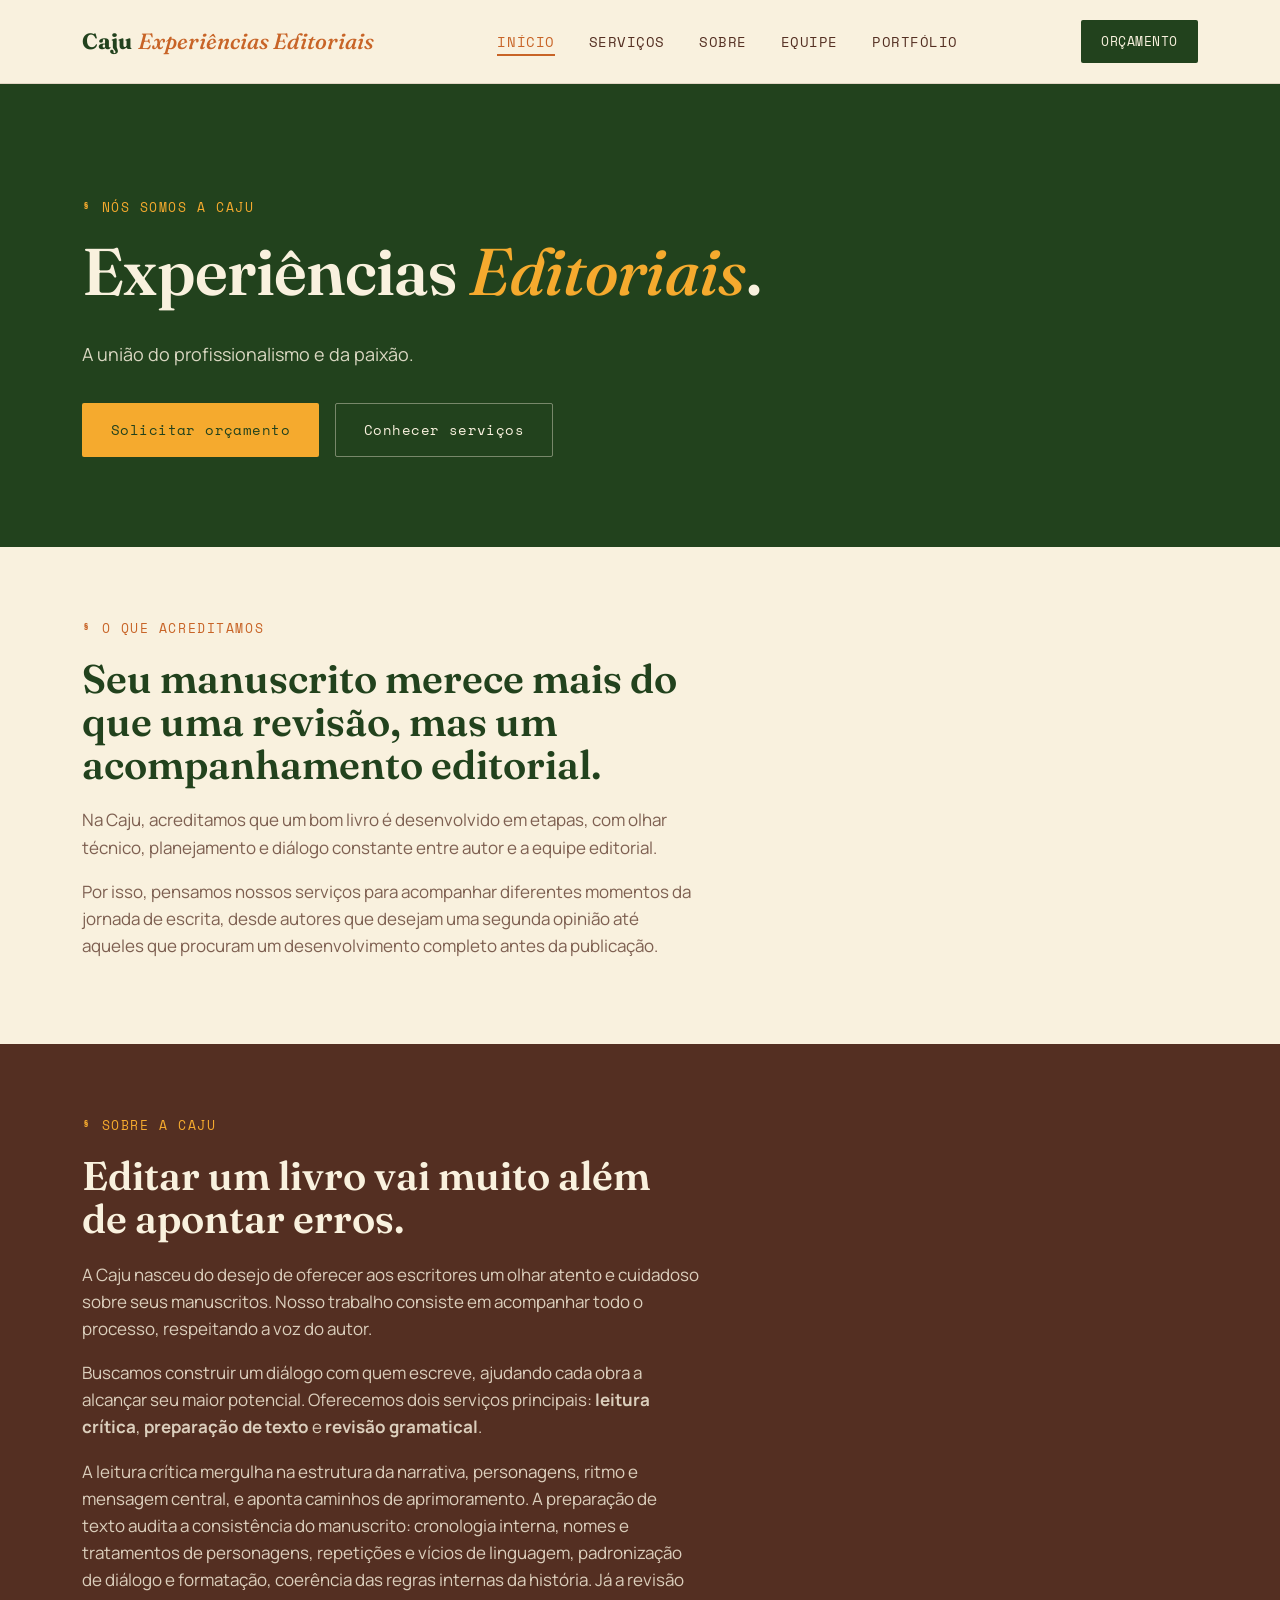
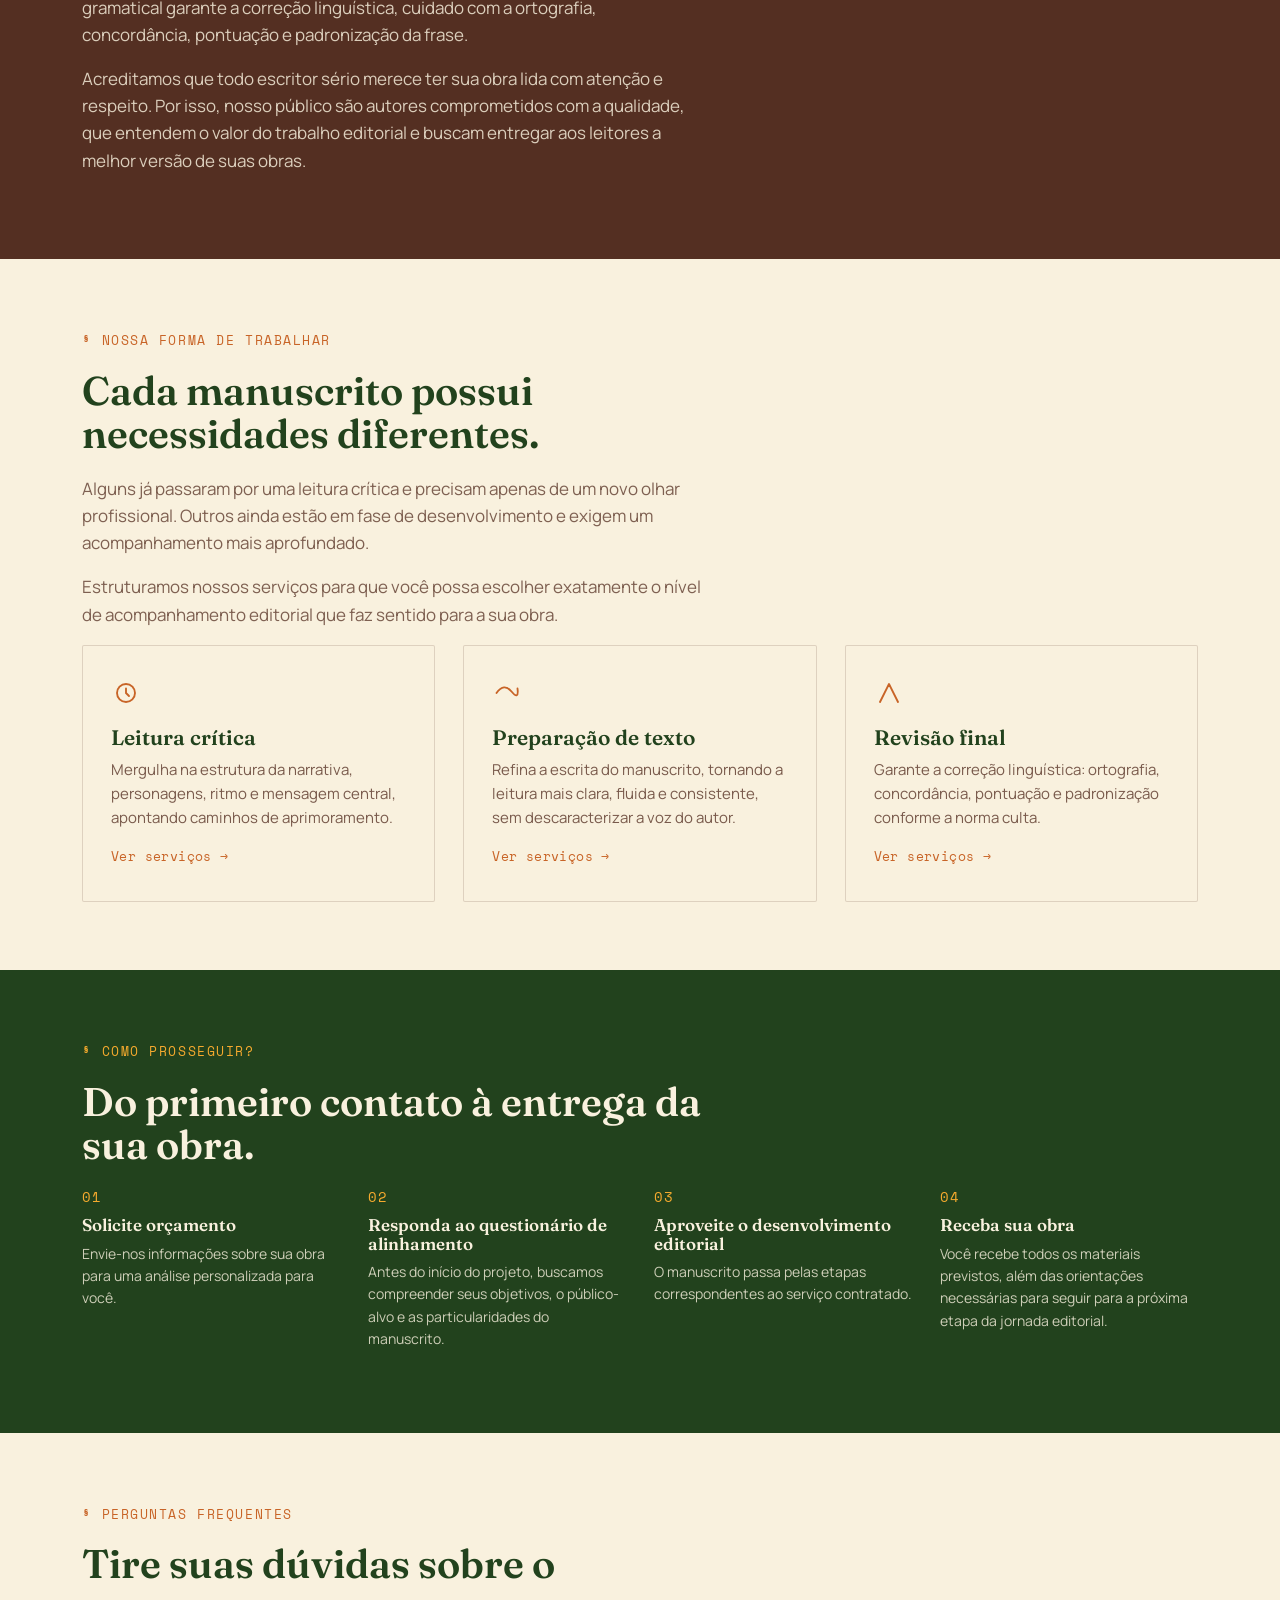
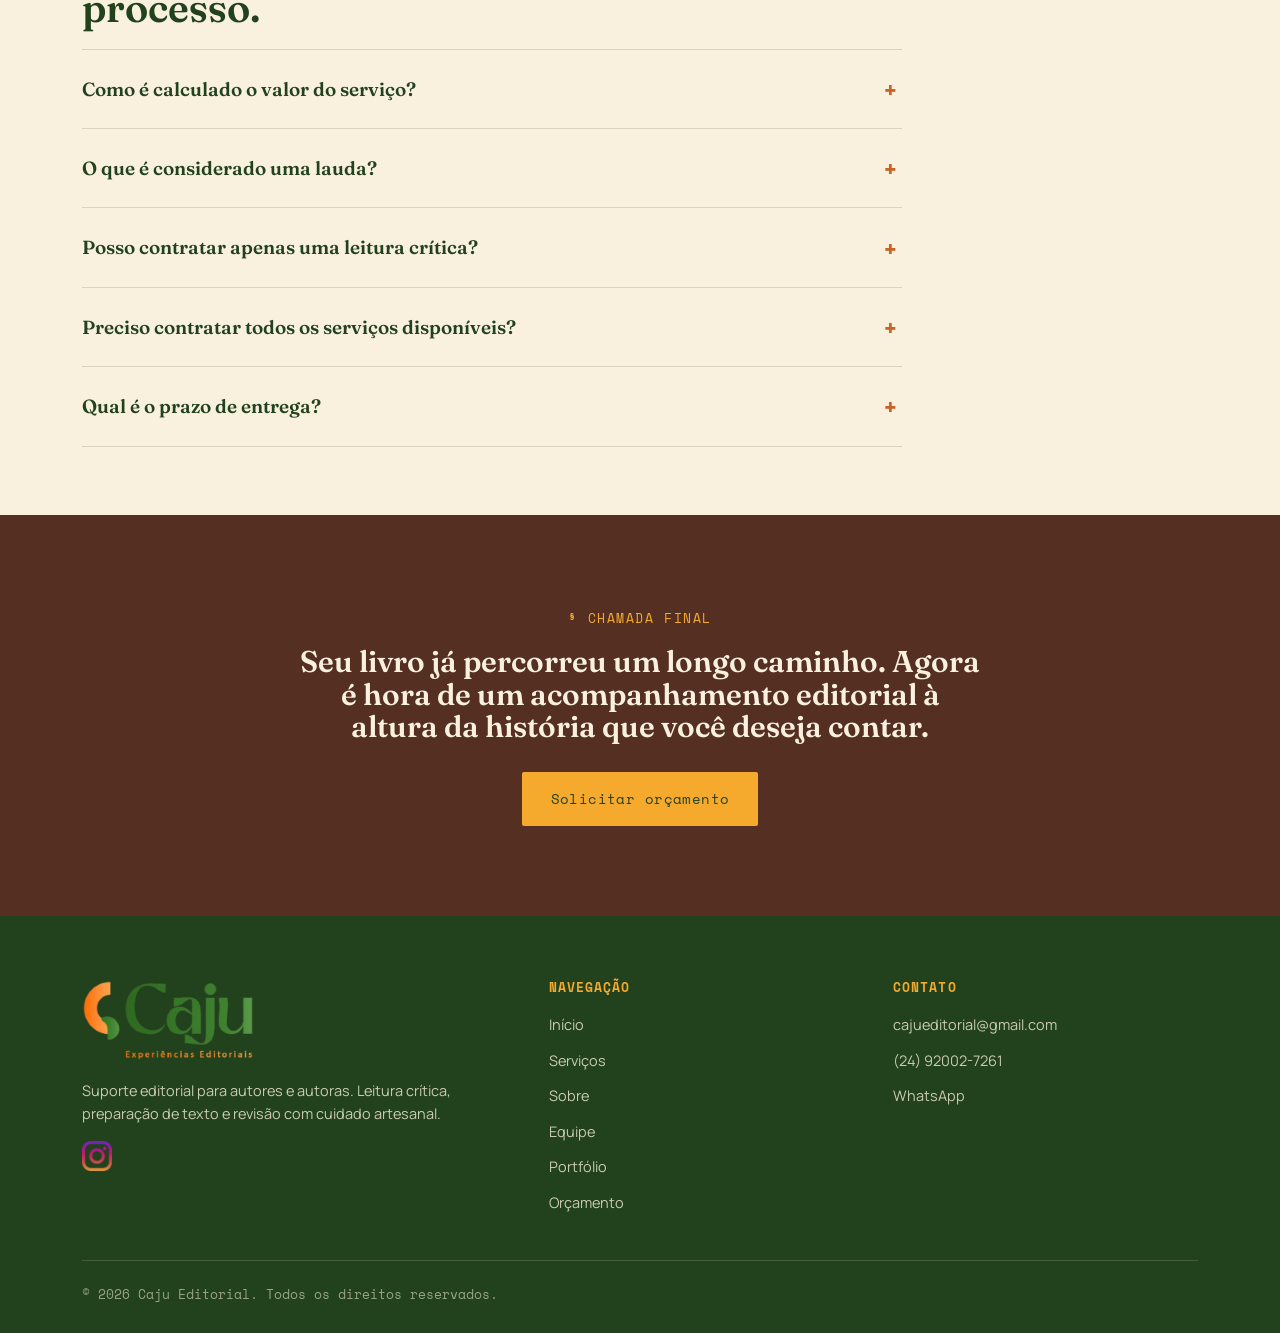
<file: index.html>
<!DOCTYPE html>
<html lang="pt-BR">

<head>
  <meta charset="UTF-8">
  <meta name="viewport" content="width=device-width, initial-scale=1.0">
  <title>Caju | Experiências Editoriais</title>
  <meta name="description"
    content="Leitura crítica, preparação de texto e revisão. Acompanhamento editorial que respeita a voz do autor, do manuscrito à página final.">

  <meta property="og:type" content="website">
  <meta property="og:site_name" content="Caju Experiências Editoriais">
  <meta property="og:locale" content="pt_BR">
  <meta property="og:url" content="https://vitortenente.github.io/caju-editorial/">
  <meta property="og:title" content="Caju | Experiências Editoriais">
  <meta property="og:description"
    content="Leitura crítica, preparação de texto e revisão. Acompanhamento editorial que respeita a voz do autor, do manuscrito à página final.">
  <meta property="og:image" content="https://vitortenente.github.io/caju-editorial/assets/logo/logo-caju.png">
  <meta property="og:image:width" content="1080">
  <meta property="og:image:height" content="1080">
  <meta property="og:image:alt" content="Logo da Caju Experiências Editoriais">
  <meta name="twitter:card" content="summary">
  <link rel="icon" href="assets/favicon/favicon.ico" sizes="any">
  <link rel="icon" type="image/png" sizes="16x16" href="assets/favicon/favicon-16.png">
  <link rel="icon" type="image/png" sizes="32x32" href="assets/favicon/favicon.png">
  <link rel="icon" type="image/png" sizes="192x192" href="assets/favicon/favicon-192.png">
  <link rel="apple-touch-icon" sizes="180x180" href="assets/favicon/apple-touch-icon.png">
  <meta name="theme-color" content="#22421D">
  <link rel="stylesheet" href="style.css">
</head>

<body>

  <header class="site-header">
    <nav class="nav">
      <a href="index.html" class="logo">Caju <em>Experiências Editoriais</em></a>
      <ul class="nav-links" id="menu-principal">
        <li><a href="index.html" class="active">Início</a></li>
        <li><a href="servicos.html">Serviços</a></li>
        <li><a href="sobre.html">Sobre</a></li>
        <li><a href="equipe.html">Equipe</a></li>
        <li><a href="portfolio.html">Portfólio</a></li>
      </ul>
      <a href="orcamento.html" class="nav-cta">Orçamento</a>
      <button class="nav-toggle" type="button" data-nav-toggle aria-label="Abrir menu" aria-expanded="false" aria-controls="menu-principal">
        <span></span>
        <span></span>
        <span></span>
      </button>
    </nav>
  </header>

  <section class="hero">
    <!-- <div class="mark mark--laranja" style="top:60px; right:20%; font-size: 48px;">
      §
    </div> -->
    <!-- <div class="mark mark--amarelo" style="width:44px; bottom:40px; left:6%; opacity:.85;">
      <svg viewBox="0 0 60 60" fill="none" stroke="currentColor" stroke-width="5" stroke-linecap="round">
        <path d="M15 45 L30 12 L45 45" />
      </svg>
    </div> -->
    <div class="wrap">
      <div class="hero-inner">
        <span class="eyebrow">Nós somos a Caju</span>
        <h1>Experiências <em>Editoriais</em>.</h1>
        <p class="lead">A união do profissionalismo e da paixão.</p>
        <div class="hero-actions">
          <a href="orcamento.html" class="btn btn--primary">Solicitar orçamento</a>
          <a href="servicos.html" class="btn btn--ghost">Conhecer serviços</a>
        </div>
      </div>
    </div>
  </section>

  <section>
    <div class="wrap">
      <div class="section-head">
        <span class="eyebrow">O que acreditamos</span>
        <h2>Seu manuscrito merece mais do que uma revisão, mas um acompanhamento editorial.</h2>
        <p>Na Caju, acreditamos que um bom livro é desenvolvido em etapas, com olhar técnico, planejamento e diálogo
          constante entre autor e a equipe editorial.</p>
        <p>Por isso, pensamos nossos serviços para acompanhar diferentes momentos da jornada de escrita, desde autores
          que desejam uma segunda opinião até aqueles que procuram um desenvolvimento completo antes da publicação.</p>
      </div>
    </div>
  </section>

  <section class="band-marrom">
    <div class="wrap">
      <div class="section-head" style="margin-bottom:0;">
        <span class="eyebrow" style="color:var(--amarelo)">Sobre a Caju</span>
        <h2>Editar um livro vai muito além de apontar erros.</h2>
        <p>A Caju nasceu do desejo de oferecer aos escritores um olhar atento e cuidadoso sobre seus manuscritos. Nosso
          trabalho consiste em acompanhar todo o processo, respeitando a voz do autor.</p>
        <p>Buscamos construir um diálogo com quem escreve, ajudando cada obra a alcançar seu maior potencial.
          Oferecemos dois serviços principais: <strong>leitura crítica</strong>, <strong>preparação de texto</strong> e
          <strong>revisão gramatical</strong>.
        </p>
        <p> A leitura crítica mergulha na estrutura da narrativa, personagens, ritmo e mensagem central, e aponta
          caminhos de
          aprimoramento. A preparação de texto audita a consistência do manuscrito: cronologia interna, nomes e
          tratamentos de
          personagens, repetições e vícios de linguagem, padronização de diálogo e formatação, coerência das regras
          internas da
          história. Já a revisão gramatical garante a correção linguística, cuidado com a ortografia, concordância,
          pontuação e
          padronização da frase.</p>
        <p>Acreditamos que todo escritor sério merece ter sua obra lida com atenção e respeito. Por isso, nosso público
          são
          autores comprometidos com a qualidade, que entendem o valor do trabalho editorial e buscam entregar aos
          leitores a
          melhor versão de suas obras.</p>
      </div>
    </div>
  </section>

  <section>
    <div class="wrap">
      <div class="section-head">
        <span class="eyebrow">Nossa forma de trabalhar</span>
        <h2>Cada manuscrito possui necessidades diferentes.</h2>
        <p>Alguns já passaram por uma leitura crítica e precisam apenas de um novo olhar profissional. Outros ainda
          estão em fase de desenvolvimento e exigem um acompanhamento mais aprofundado.</p>
        <p>Estruturamos nossos serviços para que você possa escolher exatamente o nível de acompanhamento editorial que
          faz sentido para a sua obra.</p>
      </div>
      <div class="grid grid--3">
        <div class="card">
          <div class="mark-icon">
            <svg viewBox="0 0 40 40" fill="none" stroke="currentColor" stroke-width="2.5">
              <circle cx="20" cy="20" r="12" />
              <path d="M20 14v6l4 4" stroke-linecap="round" />
            </svg>
          </div>
          <h3>Leitura crítica</h3>
          <p>Mergulha na estrutura da narrativa, personagens, ritmo e mensagem central, apontando caminhos de
            aprimoramento.</p>
          <a href="servicos.html" class="card-link">Ver serviços →</a>
        </div>
        <div class="card">
          <div class="mark-icon">
            <svg viewBox="0 0 40 40" fill="none" stroke="currentColor" stroke-width="2.5">
              <path d="M6 20 Q16 6, 26 18 T34 14" stroke-linecap="round" />
            </svg>
          </div>
          <h3>Preparação de texto</h3>
          <p>Refina a escrita do manuscrito, tornando a leitura mais clara, fluida e consistente, sem descaracterizar
            a voz do autor.</p>
          <a href="servicos.html" class="card-link">Ver serviços →</a>
        </div>
        <div class="card">
          <div class="mark-icon">
            <svg viewBox="0 0 40 40" fill="none" stroke="currentColor" stroke-width="2.5">
              <path d="M8 32 L20 8 L32 32" stroke-linecap="round" stroke-linejoin="round" />
            </svg>
          </div>
          <h3>Revisão final</h3>
          <p>Garante a correção linguística: ortografia, concordância, pontuação e padronização conforme a norma culta.
          </p>
          <a href="servicos.html" class="card-link">Ver serviços →</a>
        </div>
      </div>
    </div>
  </section>

  <section class="band-verde">
    <div class="wrap">
      <div class="section-head">
        <span class="eyebrow" style="color:var(--amarelo)">Como prosseguir?</span>
        <h2>Do primeiro contato à entrega da sua obra.</h2>
      </div>
      <div class="timeline">
        <div class="timeline-item">
          <h4>Solicite orçamento</h4>
          <p>Envie-nos informações sobre sua obra para uma análise personalizada para você.</p>
        </div>
        <div class="timeline-item">
          <h4>Responda ao questionário de alinhamento</h4>
          <p>Antes do início do projeto, buscamos compreender seus objetivos, o público-alvo e as particularidades do
            manuscrito.</p>
        </div>
        <div class="timeline-item">
          <h4>Aproveite o desenvolvimento editorial</h4>
          <p>O manuscrito passa pelas etapas correspondentes ao serviço contratado.</p>
        </div>
        <div class="timeline-item">
          <h4>Receba sua obra</h4>
          <p>Você recebe todos os materiais previstos, além das orientações necessárias para seguir para a próxima
            etapa da jornada editorial.</p>
        </div>
      </div>
    </div>
  </section>

  <section>
    <div class="wrap">
      <div class="section-head">
        <span class="eyebrow">Perguntas frequentes</span>
        <h2>Tire suas dúvidas sobre o processo.</h2>
      </div>
      <div class="faq">
        <details class="faq-item">
          <summary>Como é calculado o valor do serviço?</summary>
          <p>O livro é orçado com base na quantidade de laudas do manuscrito. O cálculo é feito de acordo com as
            especificações da ABNT: considera-se lauda a quantidade de caracteres com espaço do seu texto dividida por
            1.400. Todo serviço é realizado com contrato, prazo definido e a segurança de que seu texto será cuidado por
            profissionais experientes.</p>
        </details>
        <details class="faq-item">
          <summary>O que é considerado uma lauda?</summary>
          <p>Uma lauda corresponde a 1.400 caracteres com espaços.</p>
        </details>
        <details class="faq-item">
          <summary>Posso contratar apenas uma leitura crítica?</summary>
          <p>Sim. Esse serviço é ideal para autores que já passaram por uma leitura crítica anteriormente ou desejam
            apenas uma segunda opinião profissional.</p>
        </details>
        <details class="faq-item">
          <summary>Preciso contratar todos os serviços disponíveis?</summary>
          <p>Não. Todos os serviços podem ser contratados de forma independente, apesar de recomendarmos o processo
            completo para o lançamento da melhor versão.</p>
        </details>
        <details class="faq-item">
          <summary>Qual é o prazo de entrega?</summary>
          <p>O prazo varia conforme o serviço contratado, a extensão do manuscrito e a disponibilidade das profissionais
            no momento da contratação. O cronograma é informado junto com o orçamento.</p>
        </details>
      </div>
    </div>
  </section>

  <section class="cta-band">
    <div class="wrap">
      <span class="eyebrow" style="color:var(--amarelo)">Chamada final</span>
      <h2>Seu livro já percorreu um longo caminho. Agora é hora de um acompanhamento editorial à altura da história que
        você deseja contar.</h2>
      <a href="orcamento.html" class="btn btn--primary">Solicitar orçamento</a>
    </div>
  </section>

  <footer class="site-footer">
    <div class="wrap">
      <div class="footer-grid">
        <div>
          <img class="footer-logo" src="assets/logo/logo-footer.png" alt="Caju Experiências Editoriais">
          <p>Suporte editorial para autores e autoras. Leitura crítica, preparação de texto e revisão com
            cuidado artesanal.</p>
          <div class="social-row">
            <a href="https://www.instagram.com/cajueditorial/" target="_blank" rel="noopener"
              aria-label="Instagram da Caju Editorial"><img src="assets/icones/iconeinsta.png" alt="" aria-hidden="true"></a>
          </div>
        </div>
        <div>
          <h4>Navegação</h4>
          <ul>
            <li><a href="index.html">Início</a></li>
            <li><a href="servicos.html">Serviços</a></li>
            <li><a href="sobre.html">Sobre</a></li>
            <li><a href="equipe.html">Equipe</a></li>
            <li><a href="portfolio.html">Portfólio</a></li>
            <li><a href="orcamento.html">Orçamento</a></li>
          </ul>
        </div>
        <div>
          <h4>Contato</h4>
          <ul>
            <li><a href="mailto:cajueditorial@gmail.com">cajueditorial@gmail.com</a></li>
            <li><a href="tel:+5524920027261">(24) 92002-7261</a></li>
            <li><a href="https://wa.me/5524920027261" target="_blank" rel="noopener">WhatsApp</a></li>
            <!-- <li>São Paulo, SP</li> -->
          </ul>
        </div>
      </div>
      <div class="footer-bottom">
        <span>© 2026 Caju Editorial. Todos os direitos reservados.</span>
        <!-- <span>CNPJ 00.000.000/0001-00</span> -->
      </div>
    </div>
  </footer>

  <script src="assets/js/menu.js" defer></script>

</body>

</html>
</file>
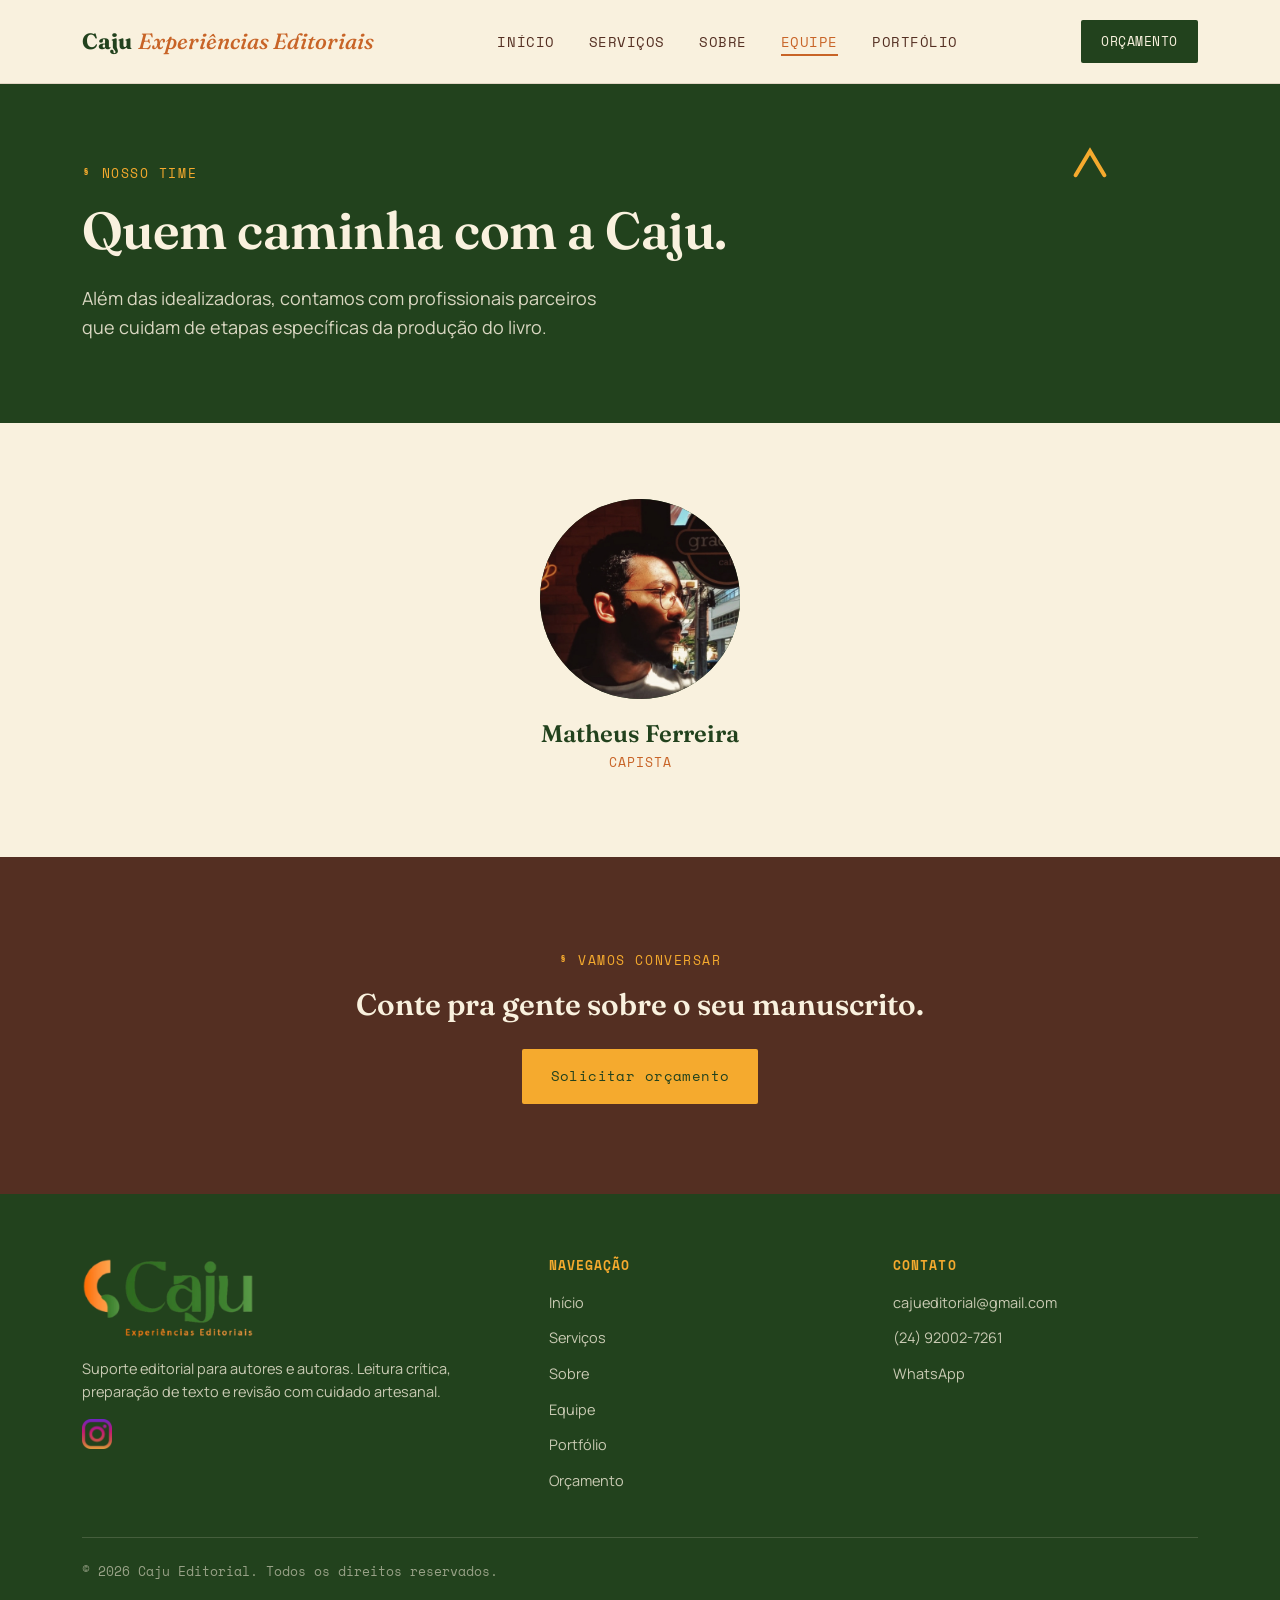
<file: equipe.html>
<!DOCTYPE html>
<html lang="pt-BR">

<head>
  <meta charset="UTF-8">
  <meta name="viewport" content="width=device-width, initial-scale=1.0">
  <title>Equipe | Caju Experiências Editoriais</title>
  <meta name="description" content="Conheça os profissionais que trabalham com a Caju Editorial em cada etapa da produção do livro.">

  <meta property="og:type" content="website">
  <meta property="og:site_name" content="Caju Experiências Editoriais">
  <meta property="og:locale" content="pt_BR">
  <meta property="og:url" content="https://vitortenente.github.io/caju-editorial/equipe.html">
  <meta property="og:title" content="Equipe | Caju Experiências Editoriais">
  <meta property="og:description" content="Conheça os profissionais que trabalham com a Caju Editorial em cada etapa da produção do livro.">
  <meta property="og:image" content="https://vitortenente.github.io/caju-editorial/assets/logo/logo-caju.png">
  <meta property="og:image:width" content="1080">
  <meta property="og:image:height" content="1080">
  <meta property="og:image:alt" content="Logo da Caju Experiências Editoriais">
  <meta name="twitter:card" content="summary">
  <link rel="icon" href="assets/favicon/favicon.ico" sizes="any">
  <link rel="icon" type="image/png" sizes="16x16" href="assets/favicon/favicon-16.png">
  <link rel="icon" type="image/png" sizes="32x32" href="assets/favicon/favicon.png">
  <link rel="icon" type="image/png" sizes="192x192" href="assets/favicon/favicon-192.png">
  <link rel="apple-touch-icon" sizes="180x180" href="assets/favicon/apple-touch-icon.png">
  <meta name="theme-color" content="#22421D">
  <link rel="stylesheet" href="style.css">
</head>

<body>

  <header class="site-header">
    <nav class="nav">
      <a href="index.html" class="logo">Caju <em>Experiências Editoriais</em></a>
      <ul class="nav-links" id="menu-principal">
        <li><a href="index.html">Início</a></li>
        <li><a href="servicos.html">Serviços</a></li>
        <li><a href="sobre.html">Sobre</a></li>
        <li><a href="equipe.html" class="active">Equipe</a></li>
        <li><a href="portfolio.html">Portfólio</a></li>
      </ul>
      <a href="orcamento.html" class="nav-cta">Orçamento</a>
      <button class="nav-toggle" type="button" data-nav-toggle aria-label="Abrir menu" aria-expanded="false" aria-controls="menu-principal">
        <span></span>
        <span></span>
        <span></span>
      </button>
    </nav>
  </header>

  <section class="hero hero--small">
    <div class="mark mark--amarelo" style="width:48px; top:56px; right:13%;">
      <svg viewBox="0 0 60 60" fill="none" stroke="currentColor" stroke-width="5" stroke-linecap="round">
        <path d="M12 44 L30 14 L48 44" />
      </svg>
    </div>
    <div class="wrap">
      <div class="hero-inner">
        <span class="eyebrow">Nosso time</span>
        <h1>Quem caminha com a Caju.</h1>
        <p class="lead">Além das idealizadoras, contamos com profissionais parceiros que cuidam de etapas específicas
          da produção do livro.</p>
      </div>
    </div>
  </section>

  <section>
    <div class="wrap">

      <div class="team-grid">

        <article class="team-card">
          <div class="team-photo" data-initials="MF">
            <img src="assets/equipe/matheus.jpeg" alt="Retrato de Matheus Ferreira, capista"
              style="--pos:50% 0%; --zoom:1.5; --focus:50% 0%;" onerror="this.remove()">
          </div>
          <h3>Matheus Ferreira</h3>
          <span class="team-role">Capista</span>
        </article>

      </div>

    </div>
  </section>

  <section class="cta-band">
    <div class="wrap">
      <span class="eyebrow" style="color:var(--amarelo)">Vamos conversar</span>
      <h2>Conte pra gente sobre o seu manuscrito.</h2>
      <a href="orcamento.html" class="btn btn--primary">Solicitar orçamento</a>
    </div>
  </section>

  <footer class="site-footer">
    <div class="wrap">
      <div class="footer-grid">
        <div>
          <img class="footer-logo" src="assets/logo/logo-footer.png" alt="Caju Experiências Editoriais">
          <p>Suporte editorial para autores e autoras. Leitura crítica, preparação de texto e revisão com
            cuidado artesanal.</p>
          <div class="social-row">
            <a href="https://www.instagram.com/cajueditorial/" target="_blank" rel="noopener" aria-label="Instagram da Caju Editorial"><img src="assets/icones/iconeinsta.png" alt="" aria-hidden="true"></a>
          </div>
        </div>
        <div>
          <h4>Navegação</h4>
          <ul>
            <li><a href="index.html">Início</a></li>
            <li><a href="servicos.html">Serviços</a></li>
            <li><a href="sobre.html">Sobre</a></li>
            <li><a href="equipe.html">Equipe</a></li>
            <li><a href="portfolio.html">Portfólio</a></li>
            <li><a href="orcamento.html">Orçamento</a></li>
          </ul>
        </div>
        <div>
          <h4>Contato</h4>
          <ul>
            <li><a href="mailto:cajueditorial@gmail.com">cajueditorial@gmail.com</a></li>
            <li><a href="tel:+5524920027261">(24) 92002-7261</a></li>
            <li><a href="https://wa.me/5524920027261" target="_blank" rel="noopener">WhatsApp</a></li>
          </ul>
        </div>
      </div>
      <div class="footer-bottom">
        <span>© 2026 Caju Editorial. Todos os direitos reservados.</span>
      </div>
    </div>
  </footer>

  <script src="assets/js/menu.js" defer></script>

</body>

</html>
</file>
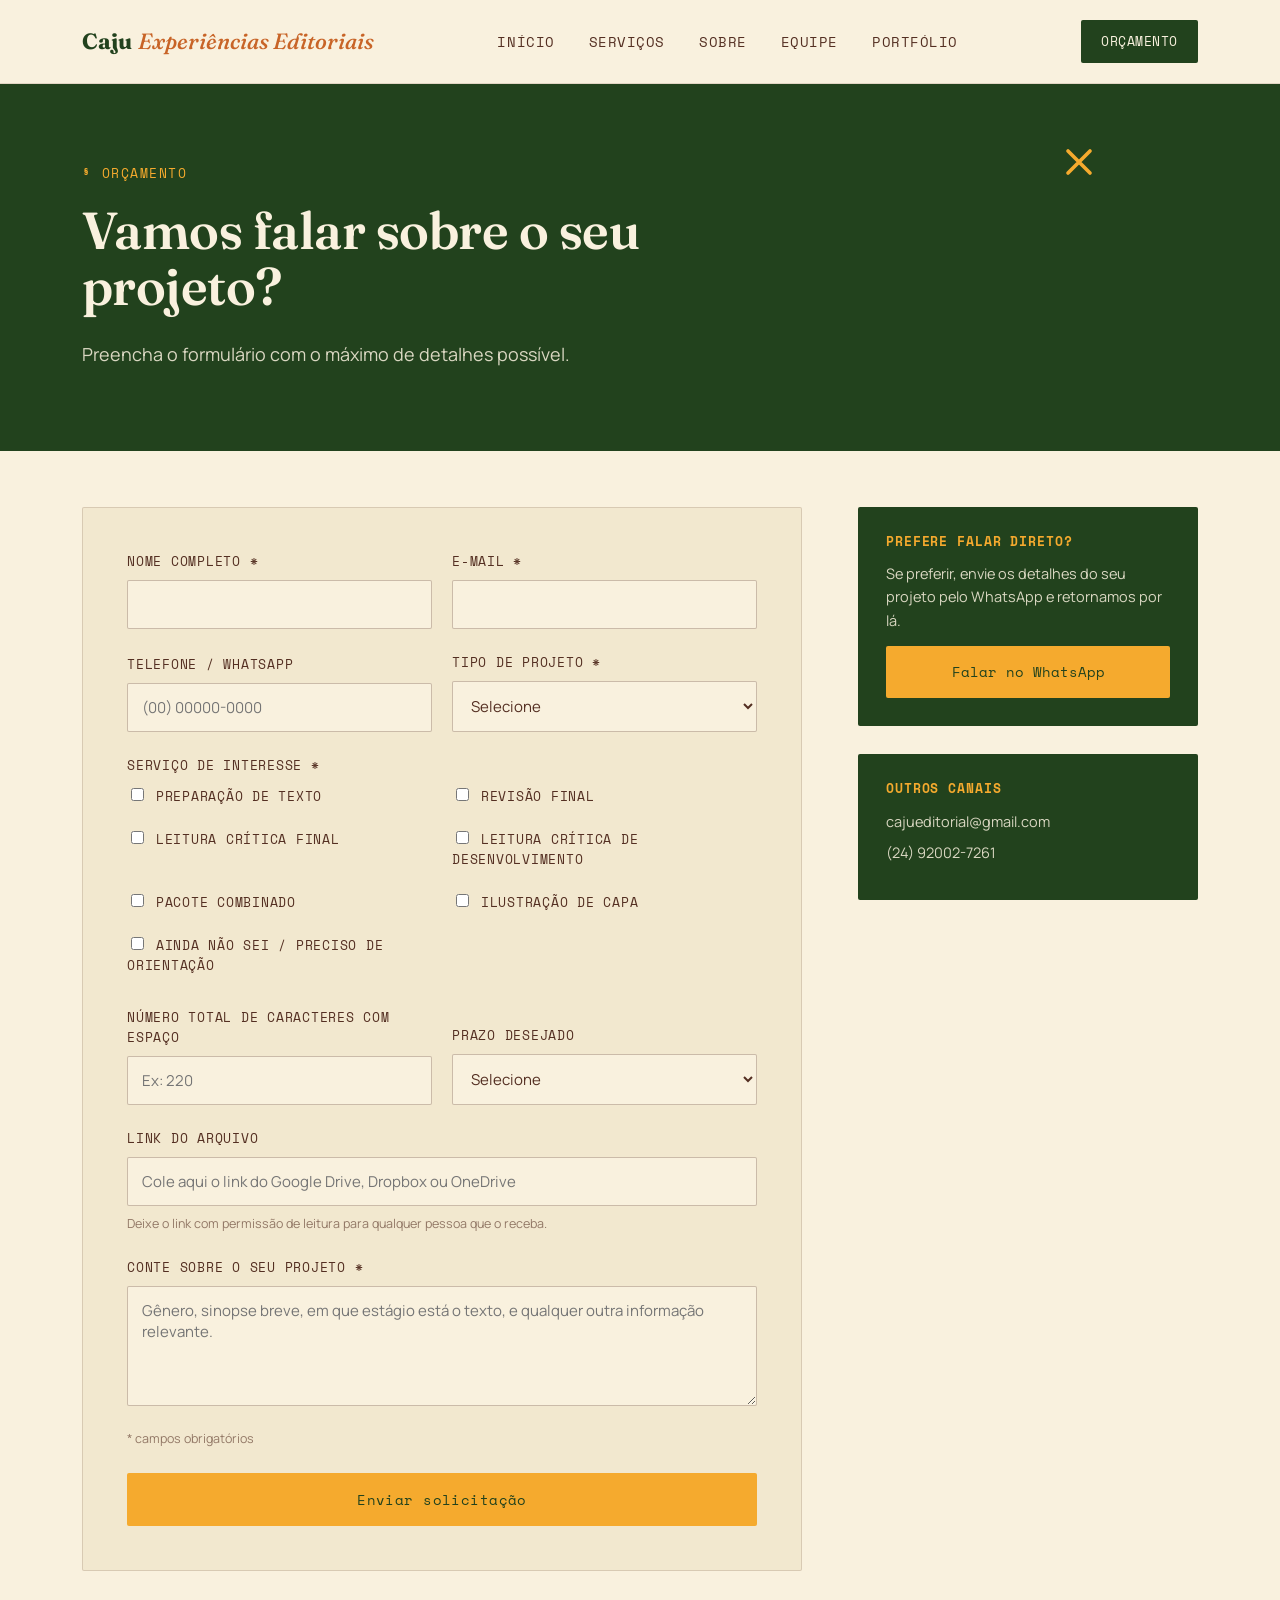
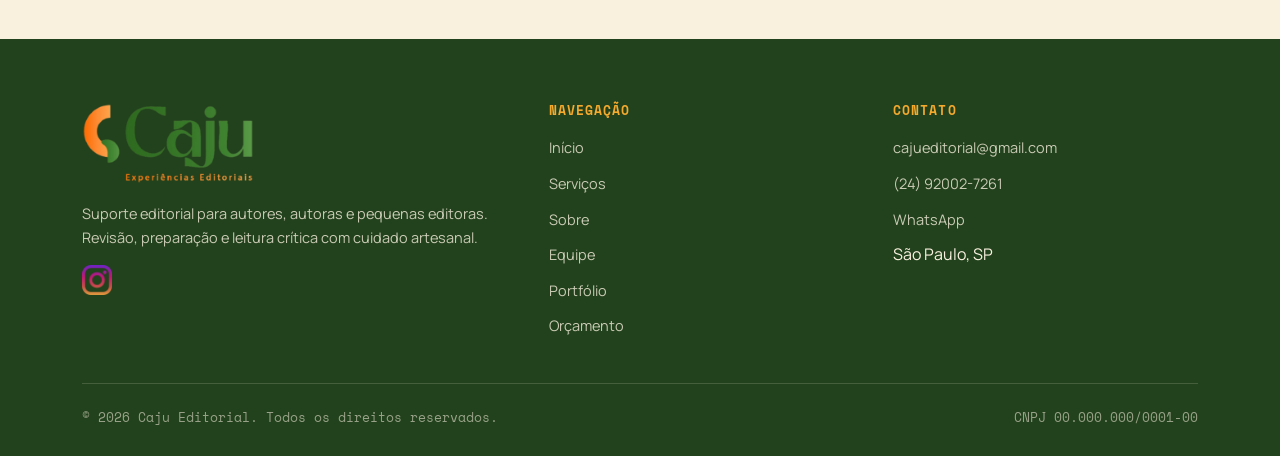
<file: orcamento.html>
<!DOCTYPE html>
<html lang="pt-BR">
<head>
<meta charset="UTF-8">
<meta name="viewport" content="width=device-width, initial-scale=1.0">
<title>Orçamento | Caju Experiências Editoriais</title>
<meta name="description" content="Solicite um orçamento de revisão, preparação de texto, leitura crítica ou acompanhamento editorial.">

<meta property="og:type" content="website">
<meta property="og:site_name" content="Caju Experiências Editoriais">
<meta property="og:locale" content="pt_BR">
<meta property="og:url" content="https://vitortenente.github.io/caju-editorial/orcamento.html">
<meta property="og:title" content="Orçamento | Caju Experiências Editoriais">
<meta property="og:description" content="Solicite um orçamento de revisão, preparação de texto, leitura crítica ou acompanhamento editorial.">
<meta property="og:image" content="https://vitortenente.github.io/caju-editorial/assets/logo/logo-caju.png">
<meta property="og:image:width" content="1080">
<meta property="og:image:height" content="1080">
<meta property="og:image:alt" content="Logo da Caju Experiências Editoriais">
<meta name="twitter:card" content="summary">
  <link rel="icon" href="assets/favicon/favicon.ico" sizes="any">
  <link rel="icon" type="image/png" sizes="16x16" href="assets/favicon/favicon-16.png">
  <link rel="icon" type="image/png" sizes="32x32" href="assets/favicon/favicon.png">
  <link rel="icon" type="image/png" sizes="192x192" href="assets/favicon/favicon-192.png">
  <link rel="apple-touch-icon" sizes="180x180" href="assets/favicon/apple-touch-icon.png">
  <meta name="theme-color" content="#22421D">
<link rel="stylesheet" href="style.css">
</head>
<body>

<header class="site-header">
  <nav class="nav">
    <a href="index.html" class="logo">Caju <em>Experiências Editoriais</em></a>
    <ul class="nav-links" id="menu-principal">
      <li><a href="index.html">Início</a></li>
      <li><a href="servicos.html">Serviços</a></li>
      <li><a href="sobre.html">Sobre</a></li>
      <li><a href="equipe.html">Equipe</a></li>
      <li><a href="portfolio.html">Portfólio</a></li>
    </ul>
    <a href="orcamento.html" class="nav-cta">Orçamento</a>
    <button class="nav-toggle" type="button" data-nav-toggle aria-label="Abrir menu" aria-expanded="false" aria-controls="menu-principal">
      <span></span>
      <span></span>
      <span></span>
    </button>
  </nav>
</header>

<section class="hero hero--small">
  <div class="mark mark--amarelo" style="width:44px; top:56px; right:14%;">
    <svg viewBox="0 0 60 60" fill="none" stroke="currentColor" stroke-width="5" stroke-linecap="round"><path d="M15 15 L45 45 M45 15 L15 45"/></svg>
  </div>
  <div class="wrap">
    <div class="hero-inner">
      <span class="eyebrow">Orçamento</span>
      <h1>Vamos falar sobre o seu projeto?</h1>
      <p class="lead">Preencha o formulário com o máximo de detalhes possível.</p>
    </div>
  </div>
</section>

<section style="padding-top:56px;">
  <div class="wrap">
    <div class="form-layout">

      <!--
        Este formulário está configurado para o Formspree (https://formspree.io).
        Basta criar uma conta gratuita, gerar um formulário e substituir
        "SEU_FORM_ID" abaixo pelo ID fornecido. Alternativas: Web3Forms,
        Netlify Forms ou um backend próprio — todas usam a mesma estrutura de campos.
      -->
      <form class="form-card" action="https://formspree.io/f/SEU_FORM_ID" method="POST">

        <div class="field-row">
          <div class="field">
            <label for="nome">Nome completo *</label>
            <input type="text" id="nome" name="nome" required>
          </div>
          <div class="field">
            <label for="email">E-mail *</label>
            <input type="email" id="email" name="email" required>
          </div>
        </div>

        <div class="field-row">
          <div class="field">
            <label for="telefone">Telefone / WhatsApp</label>
            <input type="tel" id="telefone" name="telefone" placeholder="(00) 00000-0000">
          </div>
          <div class="field">
            <label for="tipo">Tipo de projeto *</label>
            <select id="tipo" name="tipo_projeto" required>
              <option value="">Selecione</option>
              <option value="romance">Romance / novela</option>
              <option value="contos">Conto / coletânea</option>
              <option value="poesia">Poesia</option>
              <option value="nao-ficcao">Não-ficção</option>
              <option value="academico">TCC / dissertação / tese</option>
              <option value="infantil">Infantil / juvenil</option>
              <option value="outro">Outro</option>
            </select>
          </div>
        </div>

        <div class="field">
          <label>Serviço de interesse *</label>
          <div class="checkbox-grid">
            <label class="checkbox-item"><input type="checkbox" name="servico" value="preparacao"> Preparação de texto</label>
            <label class="checkbox-item"><input type="checkbox" name="servico" value="revisao-final"> Revisão final</label>
            <label class="checkbox-item"><input type="checkbox" name="servico" value="leitura-critica-final"> Leitura crítica final</label>
            <label class="checkbox-item"><input type="checkbox" name="servico" value="leitura-critica-desenvolvimento"> Leitura crítica de desenvolvimento</label>
            <label class="checkbox-item"><input type="checkbox" name="servico" value="pacote-combinado"> Pacote combinado</label>
            <label class="checkbox-item"><input type="checkbox" name="servico" value="ilustracao-capa"> Ilustração de capa</label>
            <label class="checkbox-item"><input type="checkbox" name="servico" value="nao-sei"> Ainda não sei / preciso de orientação</label>
          </div>
        </div>

        <div class="field-row">
          <div class="field">
            <label for="paginas">Número total de caracteres com espaço</label>
            <input type="text" id="paginas" name="numero_paginas" placeholder="Ex: 220">
          </div>
          <div class="field">
            <label for="prazo">Prazo desejado</label>
            <select id="prazo" name="prazo" >
              <option value="">Selecione</option>
              <option value="urgente">Até 2 semanas</option>
              <option value="1-mes">Até 1 mês</option>
              <option value="2-3-meses">2 a 3 meses</option>
              <option value="flexivel">Sem pressa / flexível</option>
            </select>
          </div>
        </div>

        <div class="field">
          <label for="arquivo">Link do arquivo</label>
          <input type="url" id="arquivo" name="link_arquivo"
            placeholder="Cole aqui o link do Google Drive, Dropbox ou OneDrive">
          <small class="field-hint">Deixe o link com permissão de leitura para qualquer pessoa que o receba.</small>
        </div>

        <div class="field">
          <label for="mensagem">Conte sobre o seu projeto *</label>
          <textarea id="mensagem" name="mensagem" required placeholder="Gênero, sinopse breve, em que estágio está o texto, e qualquer outra informação relevante."></textarea>
        </div>

        <p class="required-note">* campos obrigatórios</p>

        <button type="submit" class="btn btn--primary btn--block">Enviar solicitação</button>
      </form>

      <aside class="side-info">
        <div class="side-card">
          <h4>Prefere falar direto?</h4>
          <p>Se preferir, envie os detalhes do seu projeto pelo WhatsApp e retornamos por lá.</p>
          <a class="whatsapp-btn" href="https://wa.me/5524920027261?text=Ol%C3%A1!%20Gostaria%20de%20um%20or%C3%A7amento%20de%20suporte%20editorial." target="_blank" rel="noopener">Falar no WhatsApp</a>
        </div>
        <div class="side-card">
          <h4>Outros canais</h4>
          <p>cajueditorial@gmail.com</p>
          <p>(24) 92002-7261</p>
        </div>
      </aside>

    </div>
  </div>
</section>

<footer class="site-footer">
  <div class="wrap">
    <div class="footer-grid">
      <div>
        <img class="footer-logo" src="assets/logo/logo-footer.png" alt="Caju Experiências Editoriais">
        <p>Suporte editorial para autores, autoras e pequenas editoras. Revisão, preparação e leitura crítica com cuidado artesanal.</p>
        <div class="social-row">
          <a href="https://www.instagram.com/cajueditorial/" target="_blank" rel="noopener" aria-label="Instagram da Caju Editorial"><img src="assets/icones/iconeinsta.png" alt="" aria-hidden="true"></a>
        </div>
      </div>
      <div>
        <h4>Navegação</h4>
        <ul>
          <li><a href="index.html">Início</a></li>
          <li><a href="servicos.html">Serviços</a></li>
          <li><a href="sobre.html">Sobre</a></li>
          <li><a href="equipe.html">Equipe</a></li>
          <li><a href="portfolio.html">Portfólio</a></li>
          <li><a href="orcamento.html">Orçamento</a></li>
        </ul>
      </div>
      <div>
        <h4>Contato</h4>
        <ul>
          <li><a href="mailto:cajueditorial@gmail.com">cajueditorial@gmail.com</a></li>
          <li><a href="tel:+5524920027261">(24) 92002-7261</a></li>
          <li><a href="https://wa.me/5524920027261" target="_blank" rel="noopener">WhatsApp</a></li>
          <li>São Paulo, SP</li>
        </ul>
      </div>
    </div>
    <div class="footer-bottom">
      <span>© 2026 Caju Editorial. Todos os direitos reservados.</span>
      <span>CNPJ 00.000.000/0001-00</span>
    </div>
  </div>
</footer>

  <script src="assets/js/menu.js" defer></script>

</body>
</html>
</file>
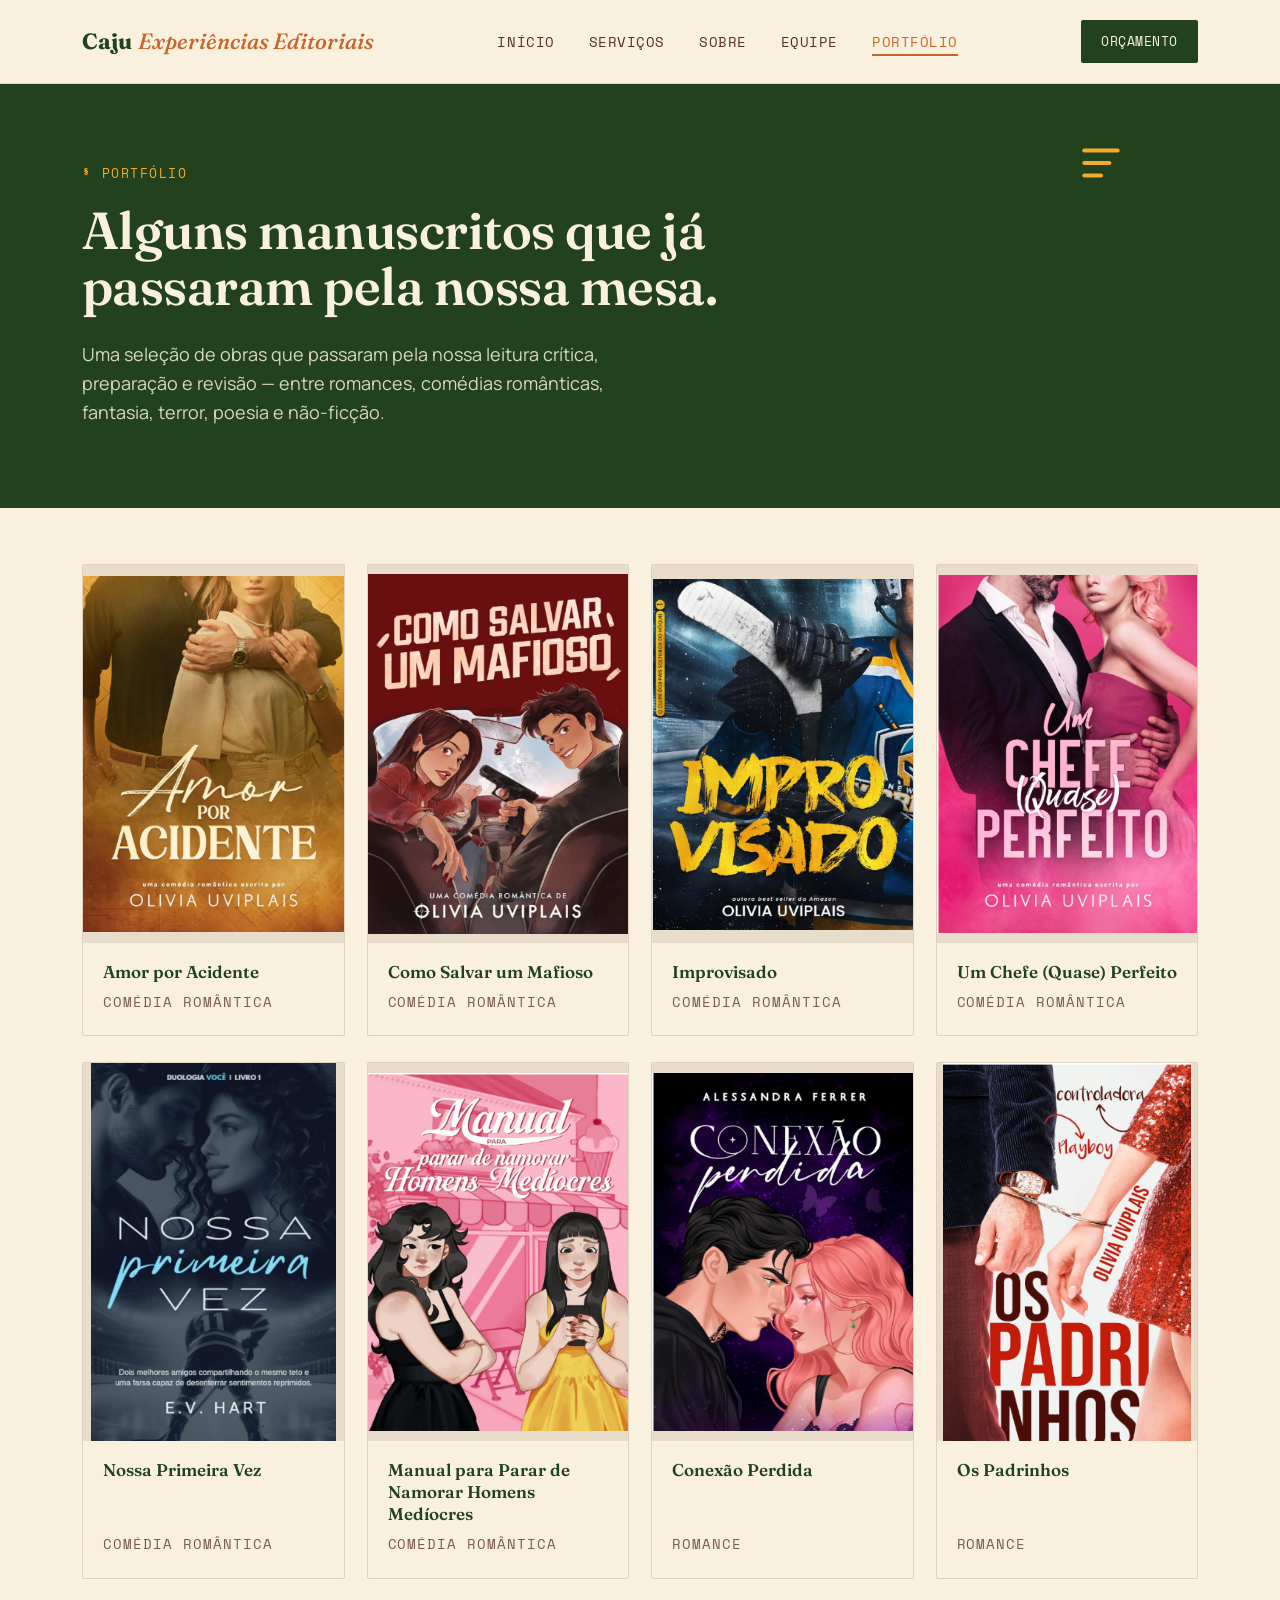
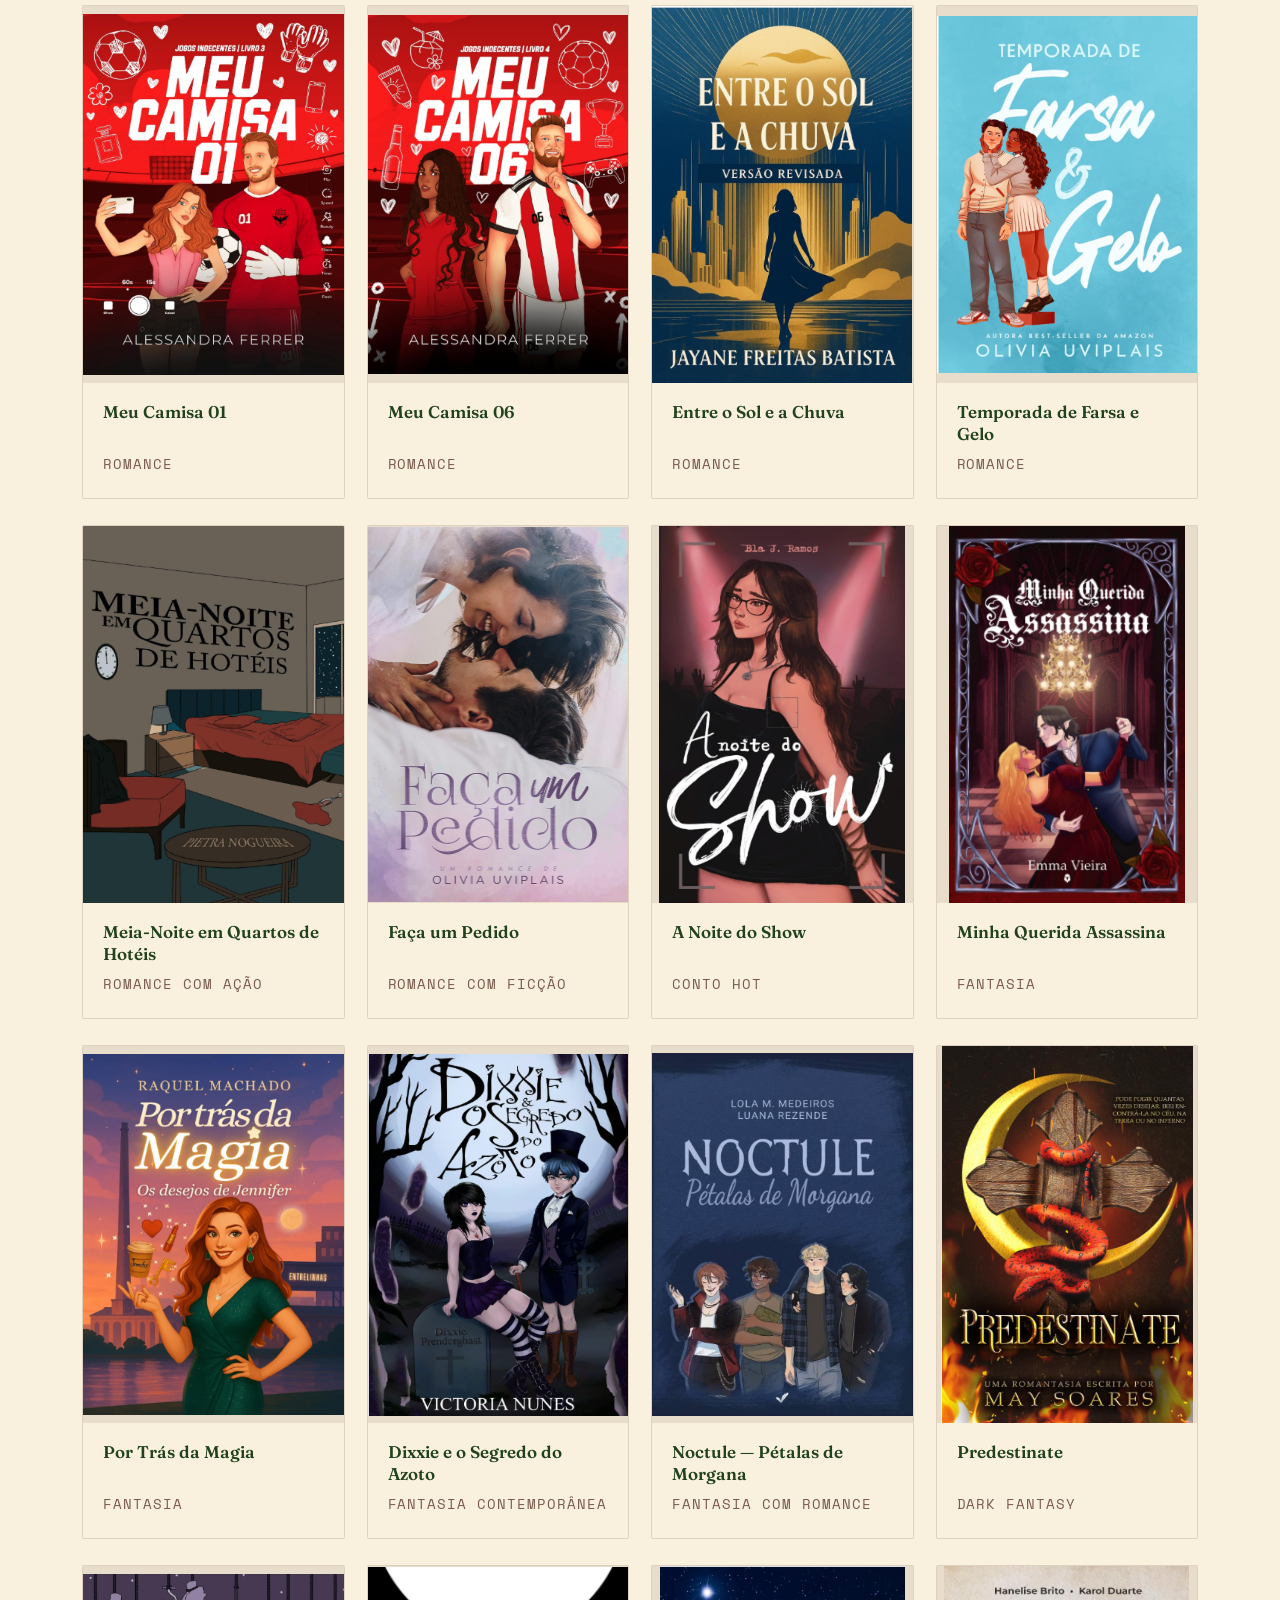
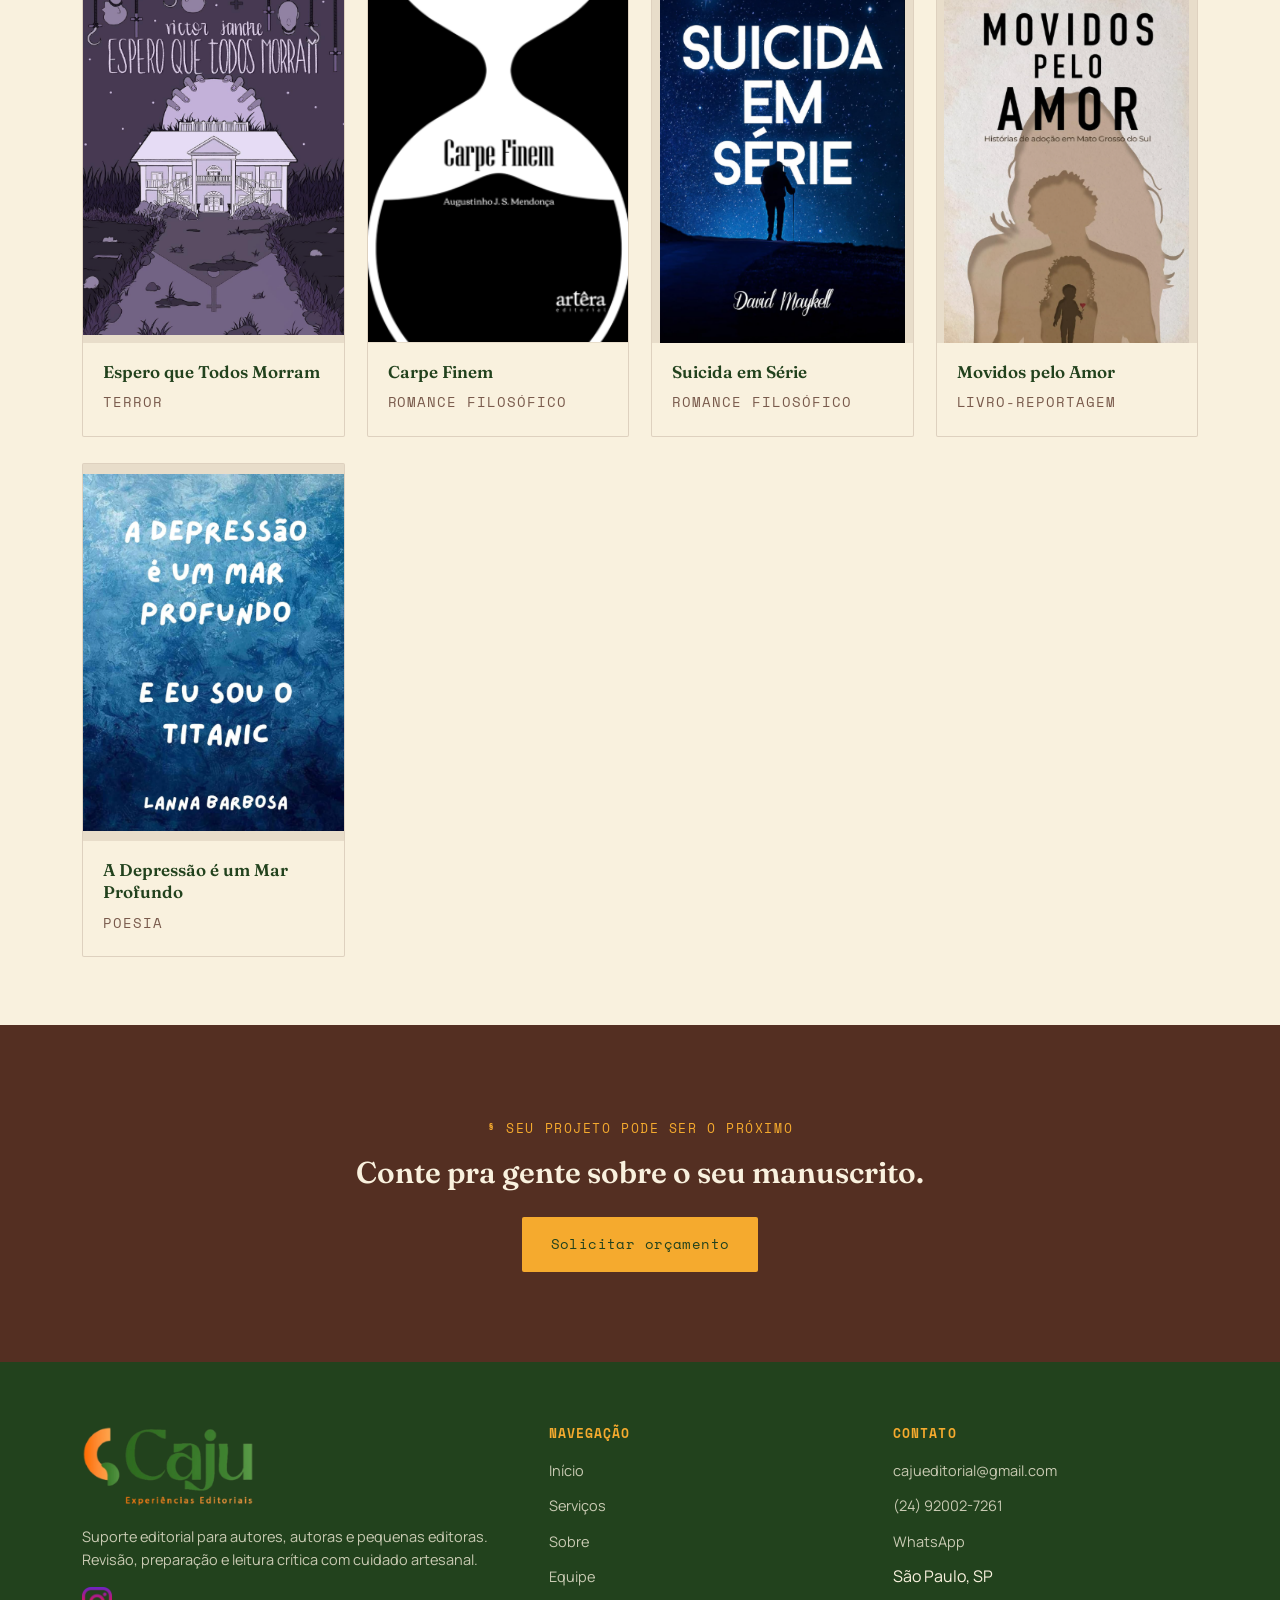
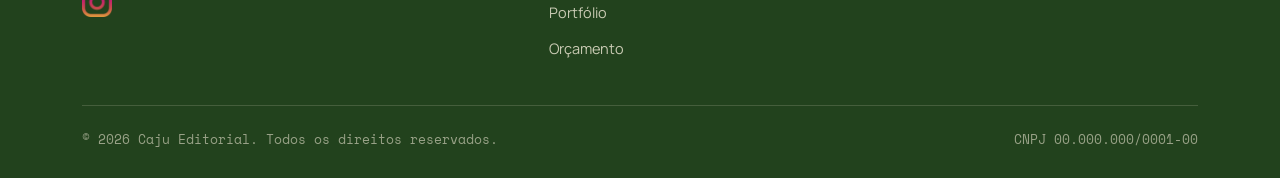
<file: portfolio.html>
<!DOCTYPE html>
<html lang="pt-BR">
<head>
<meta charset="UTF-8">
<meta name="viewport" content="width=device-width, initial-scale=1.0">
<title>Portfólio | Caju Experiências Editoriais</title>
<meta name="description" content="Projetos de revisão, preparação de texto e leitura crítica realizados pela Caju Editorial.">

<meta property="og:type" content="website">
<meta property="og:site_name" content="Caju Experiências Editoriais">
<meta property="og:locale" content="pt_BR">
<meta property="og:url" content="https://vitortenente.github.io/caju-editorial/portfolio.html">
<meta property="og:title" content="Portfólio | Caju Experiências Editoriais">
<meta property="og:description" content="Projetos de revisão, preparação de texto e leitura crítica realizados pela Caju Editorial.">
<meta property="og:image" content="https://vitortenente.github.io/caju-editorial/assets/logo/logo-caju.png">
<meta property="og:image:width" content="1080">
<meta property="og:image:height" content="1080">
<meta property="og:image:alt" content="Logo da Caju Experiências Editoriais">
<meta name="twitter:card" content="summary">
  <link rel="icon" href="assets/favicon/favicon.ico" sizes="any">
  <link rel="icon" type="image/png" sizes="16x16" href="assets/favicon/favicon-16.png">
  <link rel="icon" type="image/png" sizes="32x32" href="assets/favicon/favicon.png">
  <link rel="icon" type="image/png" sizes="192x192" href="assets/favicon/favicon-192.png">
  <link rel="apple-touch-icon" sizes="180x180" href="assets/favicon/apple-touch-icon.png">
  <meta name="theme-color" content="#22421D">
<link rel="stylesheet" href="style.css">
</head>
<body>

<header class="site-header">
  <nav class="nav">
    <a href="index.html" class="logo">Caju <em>Experiências Editoriais</em></a>
    <ul class="nav-links" id="menu-principal">
      <li><a href="index.html">Início</a></li>
      <li><a href="servicos.html">Serviços</a></li>
      <li><a href="sobre.html">Sobre</a></li>
      <li><a href="equipe.html">Equipe</a></li>
      <li><a href="portfolio.html" class="active">Portfólio</a></li>
    </ul>
    <a href="orcamento.html" class="nav-cta">Orçamento</a>
    <button class="nav-toggle" type="button" data-nav-toggle aria-label="Abrir menu" aria-expanded="false" aria-controls="menu-principal">
      <span></span>
      <span></span>
      <span></span>
    </button>
  </nav>
</header>

<section class="hero hero--small">
  <div class="mark mark--amarelo" style="width:50px; top:54px; right:12%;">
    <svg viewBox="0 0 60 60" fill="none" stroke="currentColor" stroke-width="5" stroke-linecap="round"><path d="M10 15 h40 M10 30 h30 M10 45 h20"/></svg>
  </div>
  <div class="wrap">
    <div class="hero-inner">
      <span class="eyebrow">Portfólio</span>
      <h1>Alguns manuscritos que já passaram pela nossa mesa.</h1>
      <p class="lead">Uma seleção de obras que passaram pela nossa leitura crítica, preparação e revisão — entre romances, comédias românticas, fantasia, terror, poesia e não-ficção.</p>
    </div>
  </div>
</section>

<section style="padding-top:56px;">
  <div class="wrap">

    <div class="grid grid--portfolio">
      <article class="book-card">
        <div class="book-cover"><img src="assets/portfolio/amor-por-acidente.png" alt="Capa do livro Amor por Acidente" loading="lazy"></div>
        <div class="book-body"><h3>Amor por Acidente</h3><p class="book-genre">Comédia Romântica</p></div>
      </article>
      <article class="book-card">
        <div class="book-cover"><img src="assets/portfolio/como-salvar-um-mafioso.png" alt="Capa do livro Como Salvar um Mafioso" loading="lazy"></div>
        <div class="book-body"><h3>Como Salvar um Mafioso</h3><p class="book-genre">Comédia Romântica</p></div>
      </article>
      <article class="book-card">
        <div class="book-cover"><img src="assets/portfolio/improvisado.png" alt="Capa do livro Improvisado" loading="lazy"></div>
        <div class="book-body"><h3>Improvisado</h3><p class="book-genre">Comédia Romântica</p></div>
      </article>
      <article class="book-card">
        <div class="book-cover"><img src="assets/portfolio/um-chefe-quase-perfeito.png" alt="Capa do livro Um Chefe (Quase) Perfeito" loading="lazy"></div>
        <div class="book-body"><h3>Um Chefe (Quase) Perfeito</h3><p class="book-genre">Comédia Romântica</p></div>
      </article>
      <article class="book-card">
        <div class="book-cover"><img src="assets/portfolio/nossa-primeira-vez.png" alt="Capa do livro Nossa Primeira Vez" loading="lazy"></div>
        <div class="book-body"><h3>Nossa Primeira Vez</h3><p class="book-genre">Comédia Romântica</p></div>
      </article>
      <article class="book-card">
        <div class="book-cover"><img src="assets/portfolio/manual-homens-mediocres.png" alt="Capa do livro Manual para Parar de Namorar Homens Medíocres" loading="lazy"></div>
        <div class="book-body"><h3>Manual para Parar de Namorar Homens Medíocres</h3><p class="book-genre">Comédia Romântica</p></div>
      </article>
      <article class="book-card">
        <div class="book-cover"><img src="assets/portfolio/conexao-perdida.png" alt="Capa do livro Conexão Perdida" loading="lazy"></div>
        <div class="book-body"><h3>Conexão Perdida</h3><p class="book-genre">Romance</p></div>
      </article>
      <article class="book-card">
        <div class="book-cover"><img src="assets/portfolio/os-padrinhos.png" alt="Capa do livro Os Padrinhos" loading="lazy"></div>
        <div class="book-body"><h3>Os Padrinhos</h3><p class="book-genre">Romance</p></div>
      </article>
      <article class="book-card">
        <div class="book-cover"><img src="assets/portfolio/meu-camisa-01.png" alt="Capa do livro Meu Camisa 01" loading="lazy"></div>
        <div class="book-body"><h3>Meu Camisa 01</h3><p class="book-genre">Romance</p></div>
      </article>
      <article class="book-card">
        <div class="book-cover"><img src="assets/portfolio/meu-camisa-06.png" alt="Capa do livro Meu Camisa 06" loading="lazy"></div>
        <div class="book-body"><h3>Meu Camisa 06</h3><p class="book-genre">Romance</p></div>
      </article>
      <article class="book-card">
        <div class="book-cover"><img src="assets/portfolio/entre-o-sol-e-a-chuva.png" alt="Capa do livro Entre o Sol e a Chuva" loading="lazy"></div>
        <div class="book-body"><h3>Entre o Sol e a Chuva</h3><p class="book-genre">Romance</p></div>
      </article>
      <article class="book-card">
        <div class="book-cover"><img src="assets/portfolio/temporada-de-farsa-e-gelo.png" alt="Capa do livro Temporada de Farsa e Gelo" loading="lazy"></div>
        <div class="book-body"><h3>Temporada de Farsa e Gelo</h3><p class="book-genre">Romance</p></div>
      </article>
      <article class="book-card">
        <div class="book-cover"><img src="assets/portfolio/meia-noite-em-quartos-de-hoteis.png" alt="Capa do livro Meia-Noite em Quartos de Hotéis" loading="lazy"></div>
        <div class="book-body"><h3>Meia-Noite em Quartos de Hotéis</h3><p class="book-genre">Romance com ação</p></div>
      </article>
      <article class="book-card">
        <div class="book-cover"><img src="assets/portfolio/faca-um-pedido.jpg" alt="Capa do livro Faça um Pedido" loading="lazy"></div>
        <div class="book-body"><h3>Faça um Pedido</h3><p class="book-genre">Romance com ficção</p></div>
      </article>
      <article class="book-card">
        <div class="book-cover"><img src="assets/portfolio/a-noite-do-show.png" alt="Capa do livro A Noite do Show" loading="lazy"></div>
        <div class="book-body"><h3>A Noite do Show</h3><p class="book-genre">Conto hot</p></div>
      </article>
      <article class="book-card">
        <div class="book-cover"><img src="assets/portfolio/minha-querida-assassina.png" alt="Capa do livro Minha Querida Assassina" loading="lazy"></div>
        <div class="book-body"><h3>Minha Querida Assassina</h3><p class="book-genre">Fantasia</p></div>
      </article>
      <article class="book-card">
        <div class="book-cover"><img src="assets/portfolio/por-tras-da-magia.png" alt="Capa do livro Por Trás da Magia" loading="lazy"></div>
        <div class="book-body"><h3>Por Trás da Magia</h3><p class="book-genre">Fantasia</p></div>
      </article>
      <article class="book-card">
        <div class="book-cover"><img src="assets/portfolio/dixxie-e-o-segredo-do-azoto.png" alt="Capa do livro Dixxie e o Segredo do Azoto" loading="lazy"></div>
        <div class="book-body"><h3>Dixxie e o Segredo do Azoto</h3><p class="book-genre">Fantasia contemporânea</p></div>
      </article>
      <article class="book-card">
        <div class="book-cover"><img src="assets/portfolio/noctule-petalas-de-morgana.png" alt="Capa do livro Noctule — Pétalas de Morgana" loading="lazy"></div>
        <div class="book-body"><h3>Noctule — Pétalas de Morgana</h3><p class="book-genre">Fantasia com romance</p></div>
      </article>
      <article class="book-card">
        <div class="book-cover"><img src="assets/portfolio/predestinate.png" alt="Capa do livro Predestinate" loading="lazy"></div>
        <div class="book-body"><h3>Predestinate</h3><p class="book-genre">Dark Fantasy</p></div>
      </article>
      <article class="book-card">
        <div class="book-cover"><img src="assets/portfolio/espero-que-todos-morram.png" alt="Capa do livro Espero que Todos Morram" loading="lazy"></div>
        <div class="book-body"><h3>Espero que Todos Morram</h3><p class="book-genre">Terror</p></div>
      </article>
      <article class="book-card">
        <div class="book-cover"><img src="assets/portfolio/carpe-finem.png" alt="Capa do livro Carpe Finem" loading="lazy"></div>
        <div class="book-body"><h3>Carpe Finem</h3><p class="book-genre">Romance Filosófico</p></div>
      </article>
      <article class="book-card">
        <div class="book-cover"><img src="assets/portfolio/suicida-em-serie.png" alt="Capa do livro Suicida em Série" loading="lazy"></div>
        <div class="book-body"><h3>Suicida em Série</h3><p class="book-genre">Romance Filosófico</p></div>
      </article>
      <article class="book-card">
        <div class="book-cover"><img src="assets/portfolio/movidos-pelo-amor.png" alt="Capa do livro Movidos pelo Amor" loading="lazy"></div>
        <div class="book-body"><h3>Movidos pelo Amor</h3><p class="book-genre">Livro-reportagem</p></div>
      </article>
      <article class="book-card">
        <div class="book-cover"><img src="assets/portfolio/a-depressao-e-um-mar-profundo.png" alt="Capa do livro A Depressão é um Mar Profundo" loading="lazy"></div>
        <div class="book-body"><h3>A Depressão é um Mar Profundo</h3><p class="book-genre">Poesia</p></div>
      </article>
    </div>

  </div>
</section>

<section class="cta-band">
  <div class="wrap">
    <span class="eyebrow" style="color:var(--amarelo)">Seu projeto pode ser o próximo</span>
    <h2>Conte pra gente sobre o seu manuscrito.</h2>
    <a href="orcamento.html" class="btn btn--primary">Solicitar orçamento</a>
  </div>
</section>

<footer class="site-footer">
  <div class="wrap">
    <div class="footer-grid">
      <div>
        <img class="footer-logo" src="assets/logo/logo-footer.png" alt="Caju Experiências Editoriais">
        <p>Suporte editorial para autores, autoras e pequenas editoras. Revisão, preparação e leitura crítica com cuidado artesanal.</p>
        <div class="social-row">
          <a href="https://www.instagram.com/cajueditorial/" target="_blank" rel="noopener" aria-label="Instagram da Caju Editorial"><img src="assets/icones/iconeinsta.png" alt="" aria-hidden="true"></a>
        </div>
      </div>
      <div>
        <h4>Navegação</h4>
        <ul>
          <li><a href="index.html">Início</a></li>
          <li><a href="servicos.html">Serviços</a></li>
          <li><a href="sobre.html">Sobre</a></li>
          <li><a href="equipe.html">Equipe</a></li>
          <li><a href="portfolio.html">Portfólio</a></li>
          <li><a href="orcamento.html">Orçamento</a></li>
        </ul>
      </div>
      <div>
        <h4>Contato</h4>
        <ul>
          <li><a href="mailto:cajueditorial@gmail.com">cajueditorial@gmail.com</a></li>
          <li><a href="tel:+5524920027261">(24) 92002-7261</a></li>
          <li><a href="https://wa.me/5524920027261" target="_blank" rel="noopener">WhatsApp</a></li>
          <li>São Paulo, SP</li>
        </ul>
      </div>
    </div>
    <div class="footer-bottom">
      <span>© 2026 Caju Editorial. Todos os direitos reservados.</span>
      <span>CNPJ 00.000.000/0001-00</span>
    </div>
  </div>
</footer>

  <script src="assets/js/menu.js" defer></script>

</body>
</html>
</file>
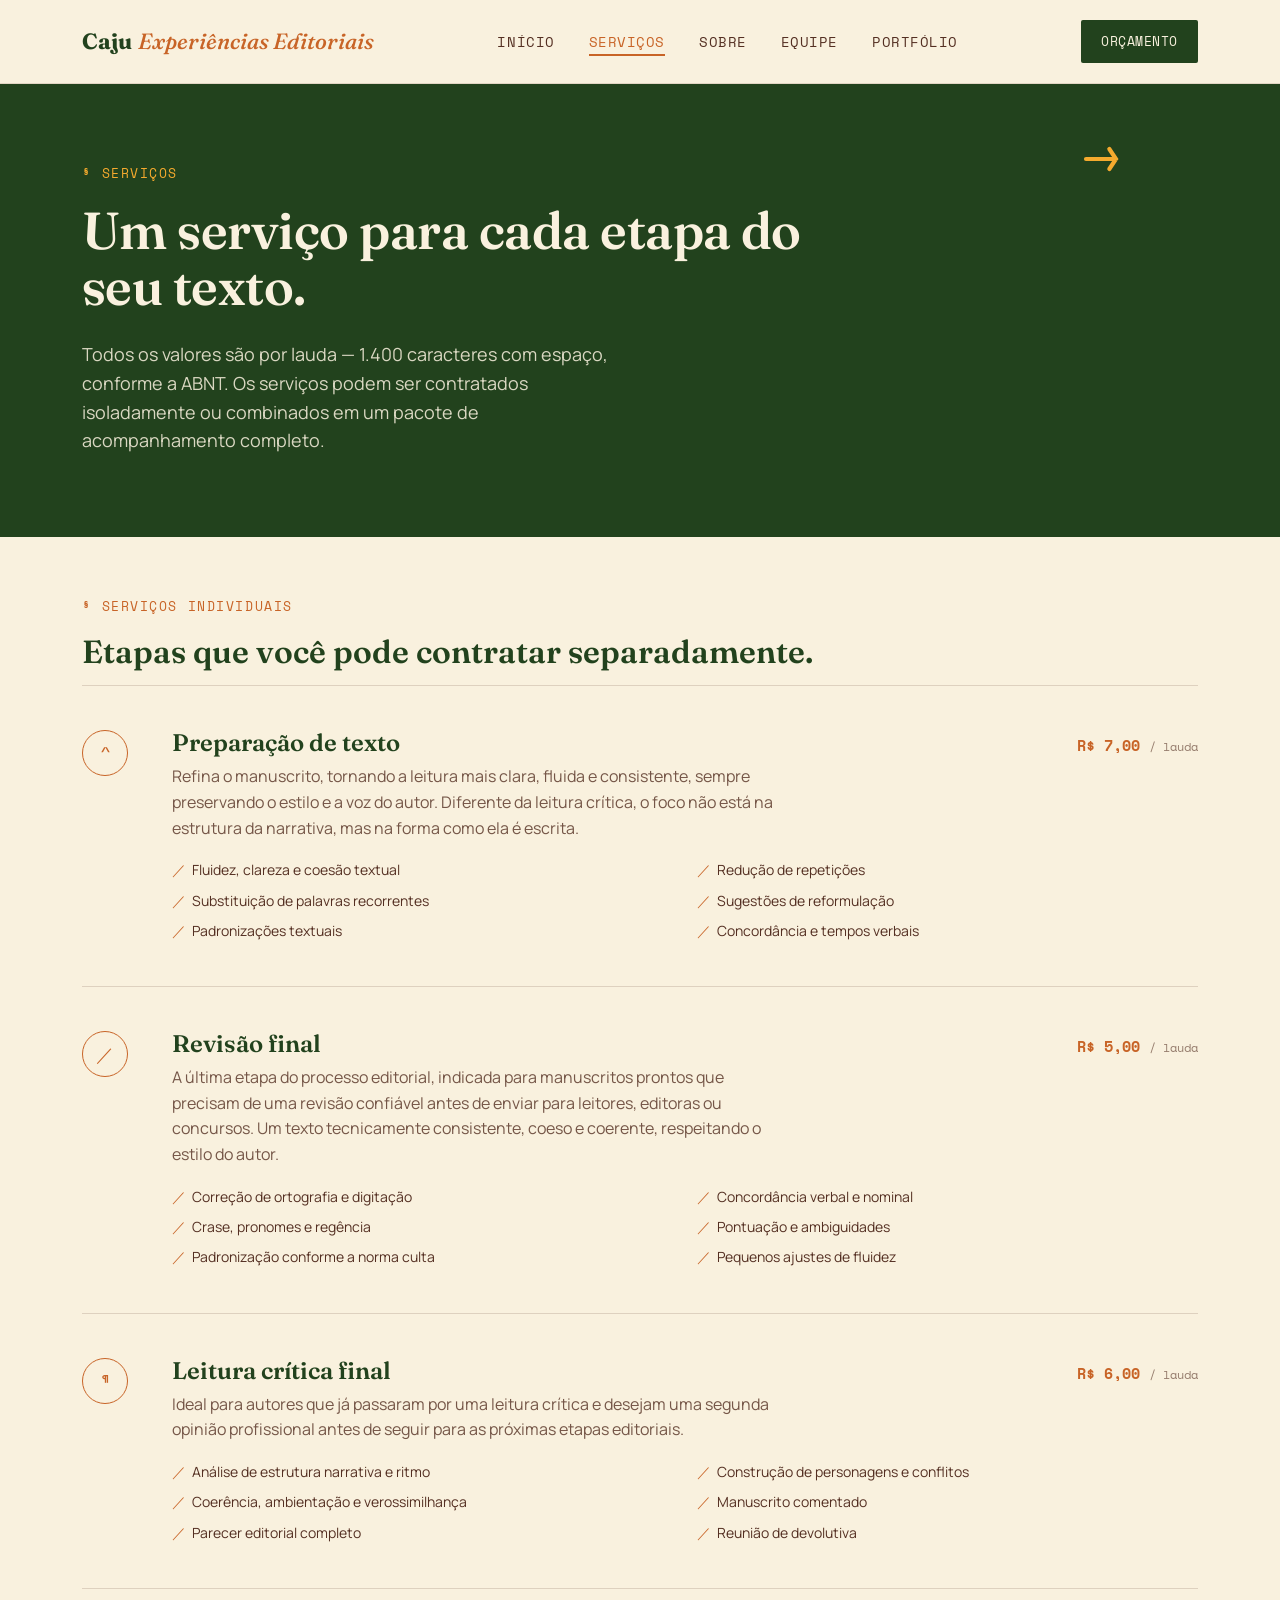
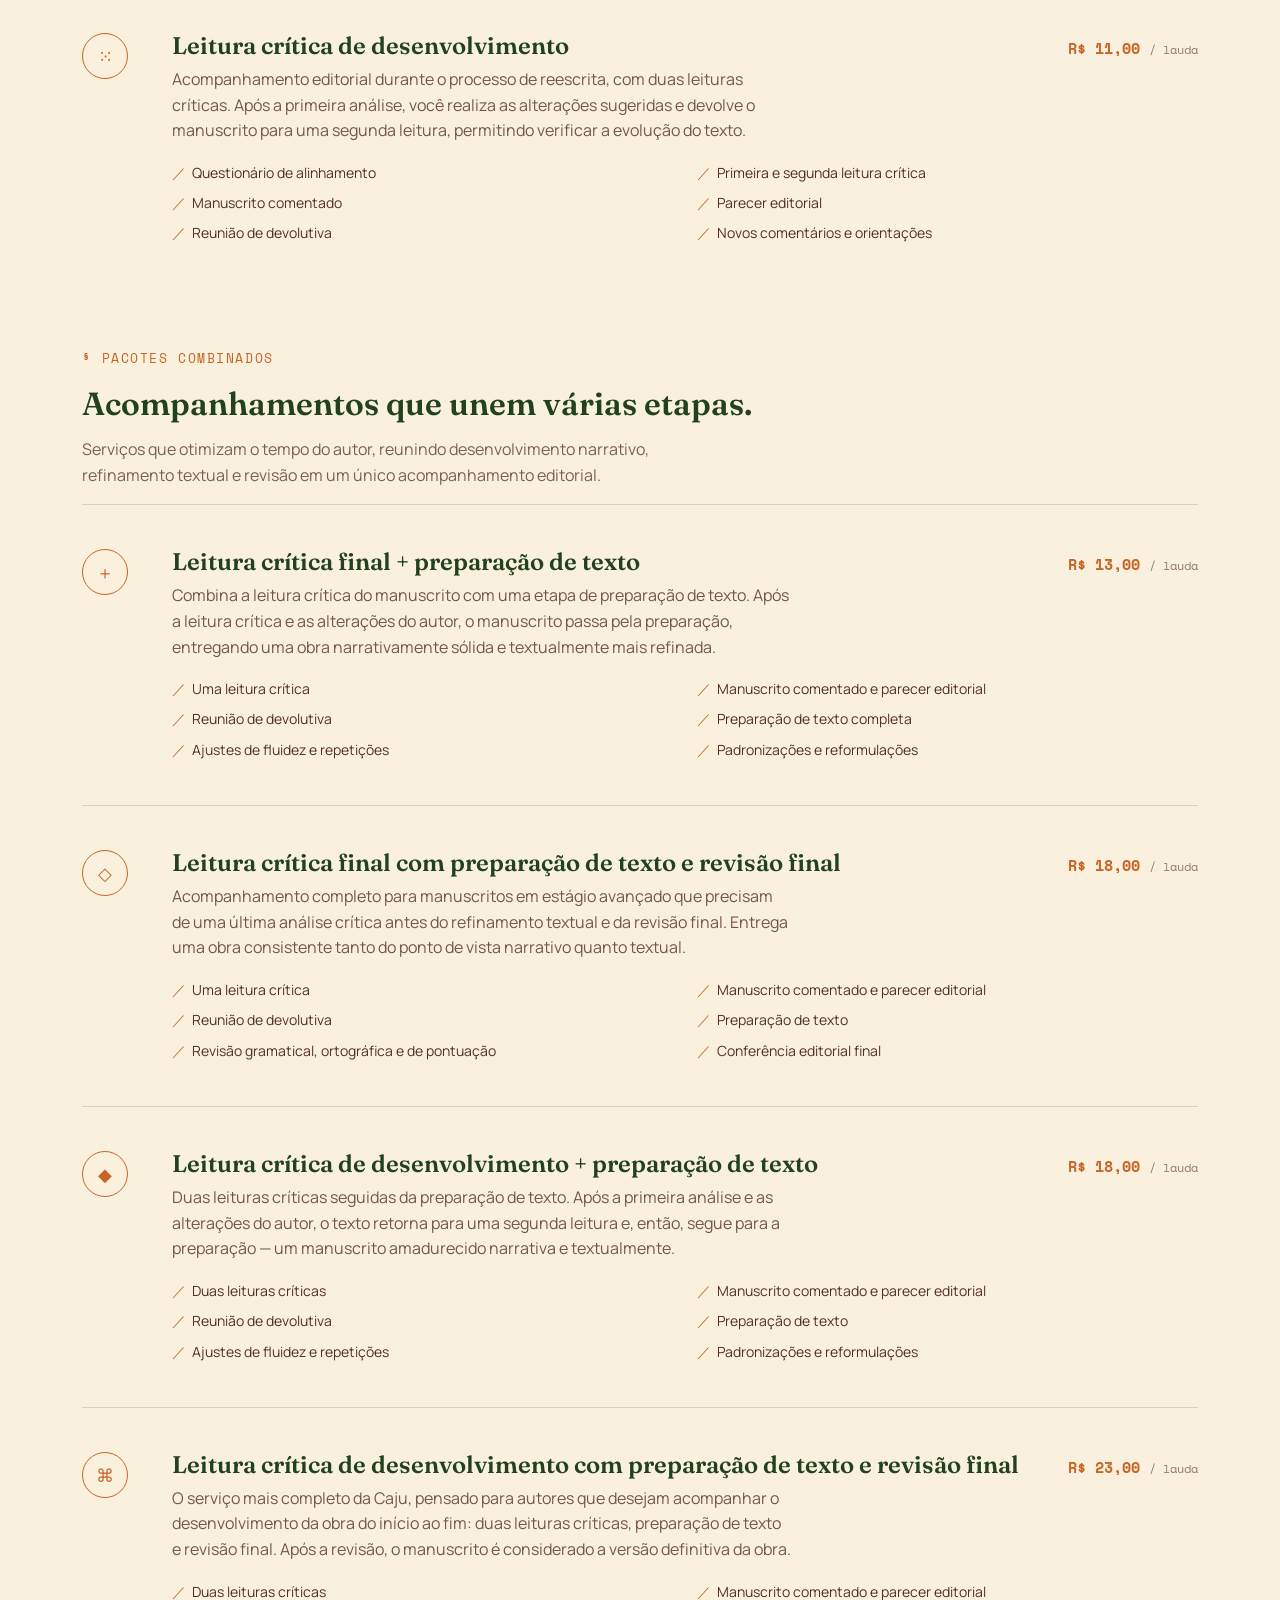
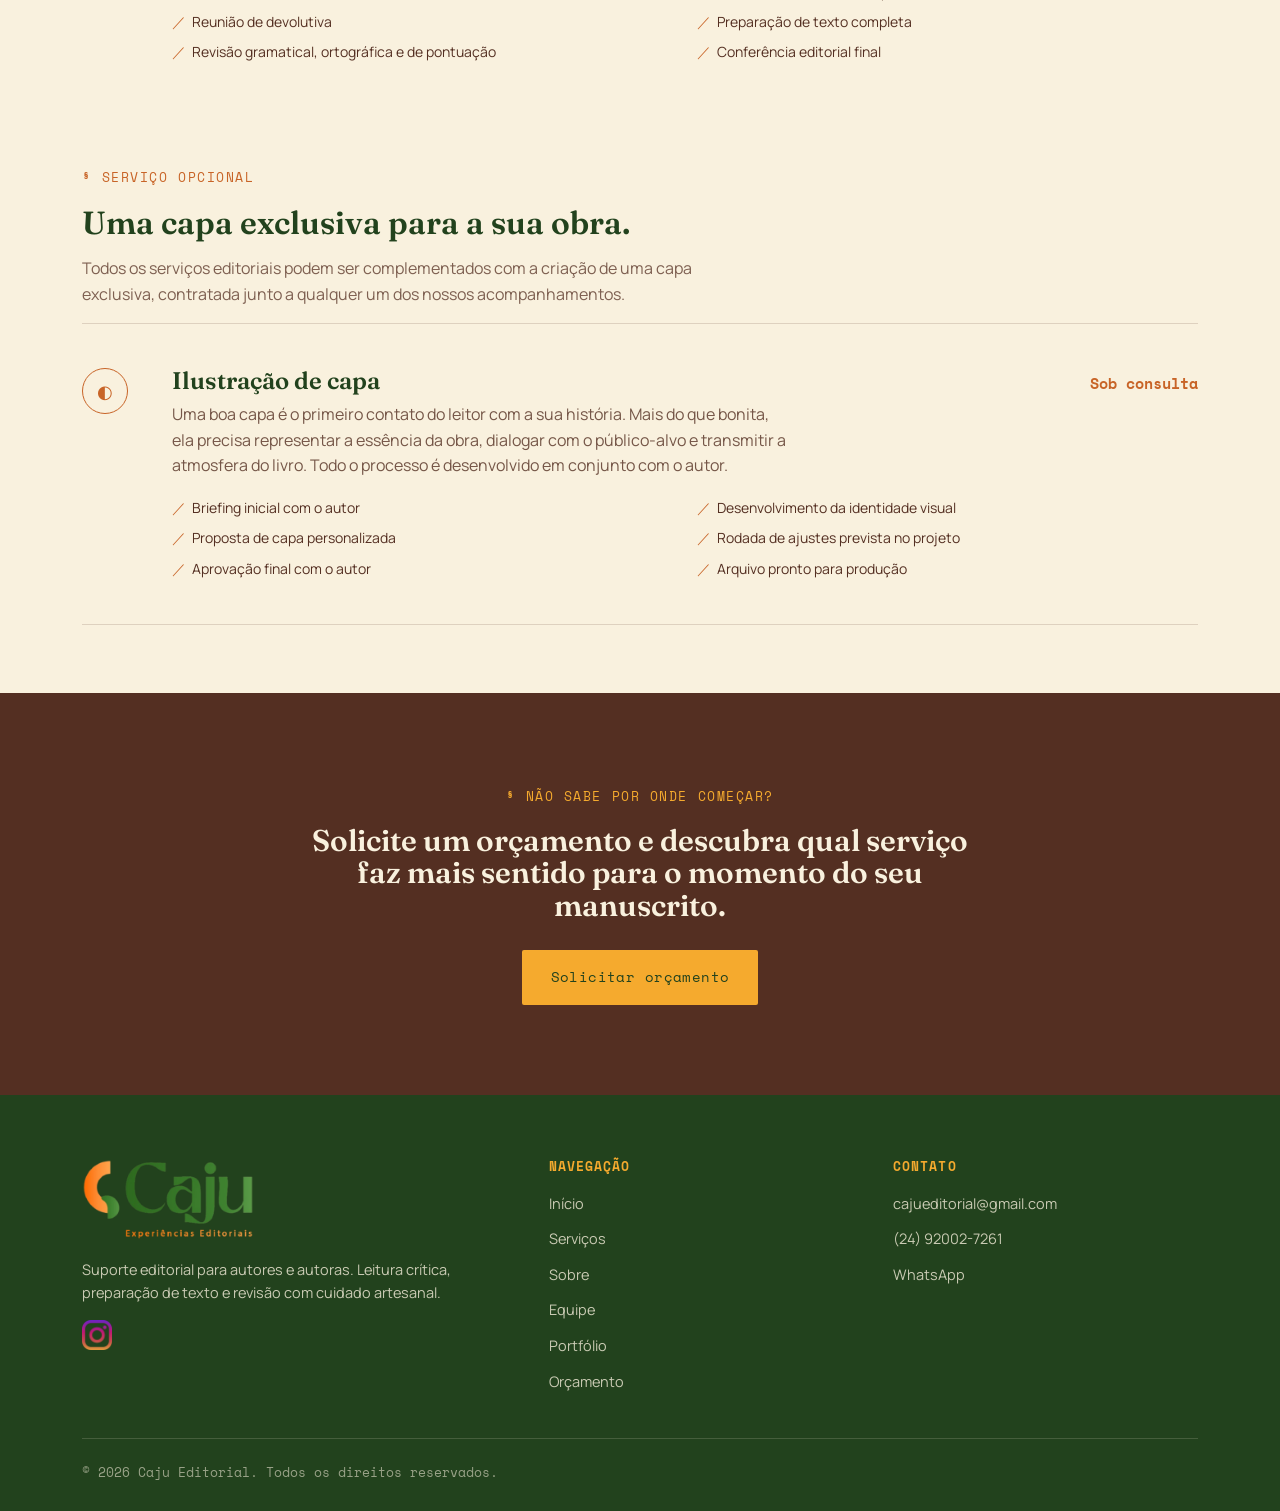
<file: servicos.html>
<!DOCTYPE html>
<html lang="pt-BR">
<head>
<meta charset="UTF-8">
<meta name="viewport" content="width=device-width, initial-scale=1.0">
<title>Serviços | Caju Experiências Editoriais</title>
<meta name="description" content="Leitura crítica, preparação de texto, revisão final e pacotes de acompanhamento editorial completo. Valores por lauda.">

<meta property="og:type" content="website">
<meta property="og:site_name" content="Caju Experiências Editoriais">
<meta property="og:locale" content="pt_BR">
<meta property="og:url" content="https://vitortenente.github.io/caju-editorial/servicos.html">
<meta property="og:title" content="Serviços | Caju Experiências Editoriais">
<meta property="og:description" content="Leitura crítica, preparação de texto, revisão final e pacotes de acompanhamento editorial completo. Valores por lauda.">
<meta property="og:image" content="https://vitortenente.github.io/caju-editorial/assets/logo/logo-caju.png">
<meta property="og:image:width" content="1080">
<meta property="og:image:height" content="1080">
<meta property="og:image:alt" content="Logo da Caju Experiências Editoriais">
<meta name="twitter:card" content="summary">
  <link rel="icon" href="assets/favicon/favicon.ico" sizes="any">
  <link rel="icon" type="image/png" sizes="16x16" href="assets/favicon/favicon-16.png">
  <link rel="icon" type="image/png" sizes="32x32" href="assets/favicon/favicon.png">
  <link rel="icon" type="image/png" sizes="192x192" href="assets/favicon/favicon-192.png">
  <link rel="apple-touch-icon" sizes="180x180" href="assets/favicon/apple-touch-icon.png">
  <meta name="theme-color" content="#22421D">
<link rel="stylesheet" href="style.css">
</head>
<body>

<header class="site-header">
  <nav class="nav">
    <a href="index.html" class="logo">Caju <em>Experiências Editoriais</em></a>
    <ul class="nav-links" id="menu-principal">
      <li><a href="index.html">Início</a></li>
      <li><a href="servicos.html" class="active">Serviços</a></li>
      <li><a href="sobre.html">Sobre</a></li>
      <li><a href="equipe.html">Equipe</a></li>
      <li><a href="portfolio.html">Portfólio</a></li>
    </ul>
    <a href="orcamento.html" class="nav-cta">Orçamento</a>
    <button class="nav-toggle" type="button" data-nav-toggle aria-label="Abrir menu" aria-expanded="false" aria-controls="menu-principal">
      <span></span>
      <span></span>
      <span></span>
    </button>
  </nav>
</header>

<section class="hero hero--small">
  <div class="mark mark--amarelo" style="width:50px; top:50px; right:12%;">
    <svg viewBox="0 0 60 60" fill="none" stroke="currentColor" stroke-width="5" stroke-linecap="round"><path d="M12 30 h36 M40 18 l8 12 -8 12"/></svg>
  </div>
  <div class="wrap">
    <div class="hero-inner">
      <span class="eyebrow">Serviços</span>
      <h1>Um serviço para cada etapa do seu texto.</h1>
      <p class="lead">Todos os valores são por lauda — 1.400 caracteres com espaço, conforme a ABNT. Os serviços podem ser contratados isoladamente ou combinados em um pacote de acompanhamento completo.</p>
    </div>
  </div>
</section>

<section style="padding-top:56px;">
  <div class="wrap">

    <div class="service-group-head">
      <span class="eyebrow">Serviços individuais</span>
      <h2>Etapas que você pode contratar separadamente.</h2>
    </div>

    <div class="service">
      <div class="service-mark">^</div>
      <div>
        <div class="service-title-row">
          <h3>Preparação de texto</h3>
          <span class="service-price">R$ 7,00 <small>/ lauda</small></span>
        </div>
        <p class="desc">Refina o manuscrito, tornando a leitura mais clara, fluida e consistente, sempre preservando o estilo e a voz do autor. Diferente da leitura crítica, o foco não está na estrutura da narrativa, mas na forma como ela é escrita.</p>
        <ul>
          <li>Fluidez, clareza e coesão textual</li>
          <li>Redução de repetições</li>
          <li>Substituição de palavras recorrentes</li>
          <li>Sugestões de reformulação</li>
          <li>Padronizações textuais</li>
          <li>Concordância e tempos verbais</li>
        </ul>
      </div>
    </div>

    <div class="service">
      <div class="service-mark">／</div>
      <div>
        <div class="service-title-row">
          <h3>Revisão final</h3>
          <span class="service-price">R$ 5,00 <small>/ lauda</small></span>
        </div>
        <p class="desc">A última etapa do processo editorial, indicada para manuscritos prontos que precisam de uma revisão confiável antes de enviar para leitores, editoras ou concursos. Um texto tecnicamente consistente, coeso e coerente, respeitando o estilo do autor.</p>
        <ul>
          <li>Correção de ortografia e digitação</li>
          <li>Concordância verbal e nominal</li>
          <li>Crase, pronomes e regência</li>
          <li>Pontuação e ambiguidades</li>
          <li>Padronização conforme a norma culta</li>
          <li>Pequenos ajustes de fluidez</li>
        </ul>
      </div>
    </div>

    <div class="service">
      <div class="service-mark">¶</div>
      <div>
        <div class="service-title-row">
          <h3>Leitura crítica final</h3>
          <span class="service-price">R$ 6,00 <small>/ lauda</small></span>
        </div>
        <p class="desc">Ideal para autores que já passaram por uma leitura crítica e desejam uma segunda opinião profissional antes de seguir para as próximas etapas editoriais.</p>
        <ul>
          <li>Análise de estrutura narrativa e ritmo</li>
          <li>Construção de personagens e conflitos</li>
          <li>Coerência, ambientação e verossimilhança</li>
          <li>Manuscrito comentado</li>
          <li>Parecer editorial completo</li>
          <li>Reunião de devolutiva</li>
        </ul>
      </div>
    </div>

    <div class="service">
      <div class="service-mark">⁙</div>
      <div>
        <div class="service-title-row">
          <h3>Leitura crítica de desenvolvimento</h3>
          <span class="service-price">R$ 11,00 <small>/ lauda</small></span>
        </div>
        <p class="desc">Acompanhamento editorial durante o processo de reescrita, com duas leituras críticas. Após a primeira análise, você realiza as alterações sugeridas e devolve o manuscrito para uma segunda leitura, permitindo verificar a evolução do texto.</p>
        <ul>
          <li>Questionário de alinhamento</li>
          <li>Primeira e segunda leitura crítica</li>
          <li>Manuscrito comentado</li>
          <li>Parecer editorial</li>
          <li>Reunião de devolutiva</li>
          <li>Novos comentários e orientações</li>
        </ul>
      </div>
    </div>

    <div class="service-group-head" style="margin-top:56px;">
      <span class="eyebrow">Pacotes combinados</span>
      <h2>Acompanhamentos que unem várias etapas.</h2>
      <p>Serviços que otimizam o tempo do autor, reunindo desenvolvimento narrativo, refinamento textual e revisão em um único acompanhamento editorial.</p>
    </div>

    <div class="service">
      <div class="service-mark">＋</div>
      <div>
        <div class="service-title-row">
          <h3>Leitura crítica final + preparação de texto</h3>
          <span class="service-price">R$ 13,00 <small>/ lauda</small></span>
        </div>
        <p class="desc">Combina a leitura crítica do manuscrito com uma etapa de preparação de texto. Após a leitura crítica e as alterações do autor, o manuscrito passa pela preparação, entregando uma obra narrativamente sólida e textualmente mais refinada.</p>
        <ul>
          <li>Uma leitura crítica</li>
          <li>Manuscrito comentado e parecer editorial</li>
          <li>Reunião de devolutiva</li>
          <li>Preparação de texto completa</li>
          <li>Ajustes de fluidez e repetições</li>
          <li>Padronizações e reformulações</li>
        </ul>
      </div>
    </div>

    <div class="service">
      <div class="service-mark">◇</div>
      <div>
        <div class="service-title-row">
          <h3>Leitura crítica final com preparação de texto e revisão final</h3>
          <span class="service-price">R$ 18,00 <small>/ lauda</small></span>
        </div>
        <p class="desc">Acompanhamento completo para manuscritos em estágio avançado que precisam de uma última análise crítica antes do refinamento textual e da revisão final. Entrega uma obra consistente tanto do ponto de vista narrativo quanto textual.</p>
        <ul>
          <li>Uma leitura crítica</li>
          <li>Manuscrito comentado e parecer editorial</li>
          <li>Reunião de devolutiva</li>
          <li>Preparação de texto</li>
          <li>Revisão gramatical, ortográfica e de pontuação</li>
          <li>Conferência editorial final</li>
        </ul>
      </div>
    </div>

    <div class="service">
      <div class="service-mark">◆</div>
      <div>
        <div class="service-title-row">
          <h3>Leitura crítica de desenvolvimento + preparação de texto</h3>
          <span class="service-price">R$ 18,00 <small>/ lauda</small></span>
        </div>
        <p class="desc">Duas leituras críticas seguidas da preparação de texto. Após a primeira análise e as alterações do autor, o texto retorna para uma segunda leitura e, então, segue para a preparação — um manuscrito amadurecido narrativa e textualmente.</p>
        <ul>
          <li>Duas leituras críticas</li>
          <li>Manuscrito comentado e parecer editorial</li>
          <li>Reunião de devolutiva</li>
          <li>Preparação de texto</li>
          <li>Ajustes de fluidez e repetições</li>
          <li>Padronizações e reformulações</li>
        </ul>
      </div>
    </div>

    <div class="service">
      <div class="service-mark">⌘</div>
      <div>
        <div class="service-title-row">
          <h3>Leitura crítica de desenvolvimento com preparação de texto e revisão final</h3>
          <span class="service-price">R$ 23,00 <small>/ lauda</small></span>
        </div>
        <p class="desc">O serviço mais completo da Caju, pensado para autores que desejam acompanhar o desenvolvimento da obra do início ao fim: duas leituras críticas, preparação de texto e revisão final. Após a revisão, o manuscrito é considerado a versão definitiva da obra.</p>
        <ul>
          <li>Duas leituras críticas</li>
          <li>Manuscrito comentado e parecer editorial</li>
          <li>Reunião de devolutiva</li>
          <li>Preparação de texto completa</li>
          <li>Revisão gramatical, ortográfica e de pontuação</li>
          <li>Conferência editorial final</li>
        </ul>
      </div>
    </div>

    <div class="service-group-head" style="margin-top:56px;">
      <span class="eyebrow">Serviço opcional</span>
      <h2>Uma capa exclusiva para a sua obra.</h2>
      <p>Todos os serviços editoriais podem ser complementados com a criação de uma capa exclusiva, contratada junto a qualquer um dos nossos acompanhamentos.</p>
    </div>

    <div class="service">
      <div class="service-mark">◐</div>
      <div>
        <div class="service-title-row">
          <h3>Ilustração de capa</h3>
          <span class="service-price">Sob consulta</span>
        </div>
        <p class="desc">Uma boa capa é o primeiro contato do leitor com a sua história. Mais do que bonita, ela precisa representar a essência da obra, dialogar com o público-alvo e transmitir a atmosfera do livro. Todo o processo é desenvolvido em conjunto com o autor.</p>
        <ul>
          <li>Briefing inicial com o autor</li>
          <li>Desenvolvimento da identidade visual</li>
          <li>Proposta de capa personalizada</li>
          <li>Rodada de ajustes prevista no projeto</li>
          <li>Aprovação final com o autor</li>
          <li>Arquivo pronto para produção</li>
        </ul>
      </div>
    </div>

  </div>
</section>

<section class="cta-band">
  <div class="wrap">
    <span class="eyebrow" style="color:var(--amarelo)">Não sabe por onde começar?</span>
    <h2>Solicite um orçamento e descubra qual serviço faz mais sentido para o momento do seu manuscrito.</h2>
    <a href="orcamento.html" class="btn btn--primary">Solicitar orçamento</a>
  </div>
</section>

<footer class="site-footer">
  <div class="wrap">
    <div class="footer-grid">
      <div>
        <img class="footer-logo" src="assets/logo/logo-footer.png" alt="Caju Experiências Editoriais">
        <p>Suporte editorial para autores e autoras. Leitura crítica, preparação de texto e revisão com cuidado artesanal.</p>
        <div class="social-row">
          <a href="https://www.instagram.com/cajueditorial/" target="_blank" rel="noopener" aria-label="Instagram da Caju Editorial"><img src="assets/icones/iconeinsta.png" alt="" aria-hidden="true"></a>
        </div>
      </div>
      <div>
        <h4>Navegação</h4>
        <ul>
          <li><a href="index.html">Início</a></li>
          <li><a href="servicos.html">Serviços</a></li>
          <li><a href="sobre.html">Sobre</a></li>
          <li><a href="equipe.html">Equipe</a></li>
          <li><a href="portfolio.html">Portfólio</a></li>
          <li><a href="orcamento.html">Orçamento</a></li>
        </ul>
      </div>
      <div>
        <h4>Contato</h4>
        <ul>
          <li><a href="mailto:cajueditorial@gmail.com">cajueditorial@gmail.com</a></li>
          <li><a href="tel:+5524920027261">(24) 92002-7261</a></li>
          <li><a href="https://wa.me/5524920027261" target="_blank" rel="noopener">WhatsApp</a></li>
        </ul>
      </div>
    </div>
    <div class="footer-bottom">
      <span>© 2026 Caju Editorial. Todos os direitos reservados.</span>
    </div>
  </div>
</footer>

  <script src="assets/js/menu.js" defer></script>

</body>
</html>
</file>
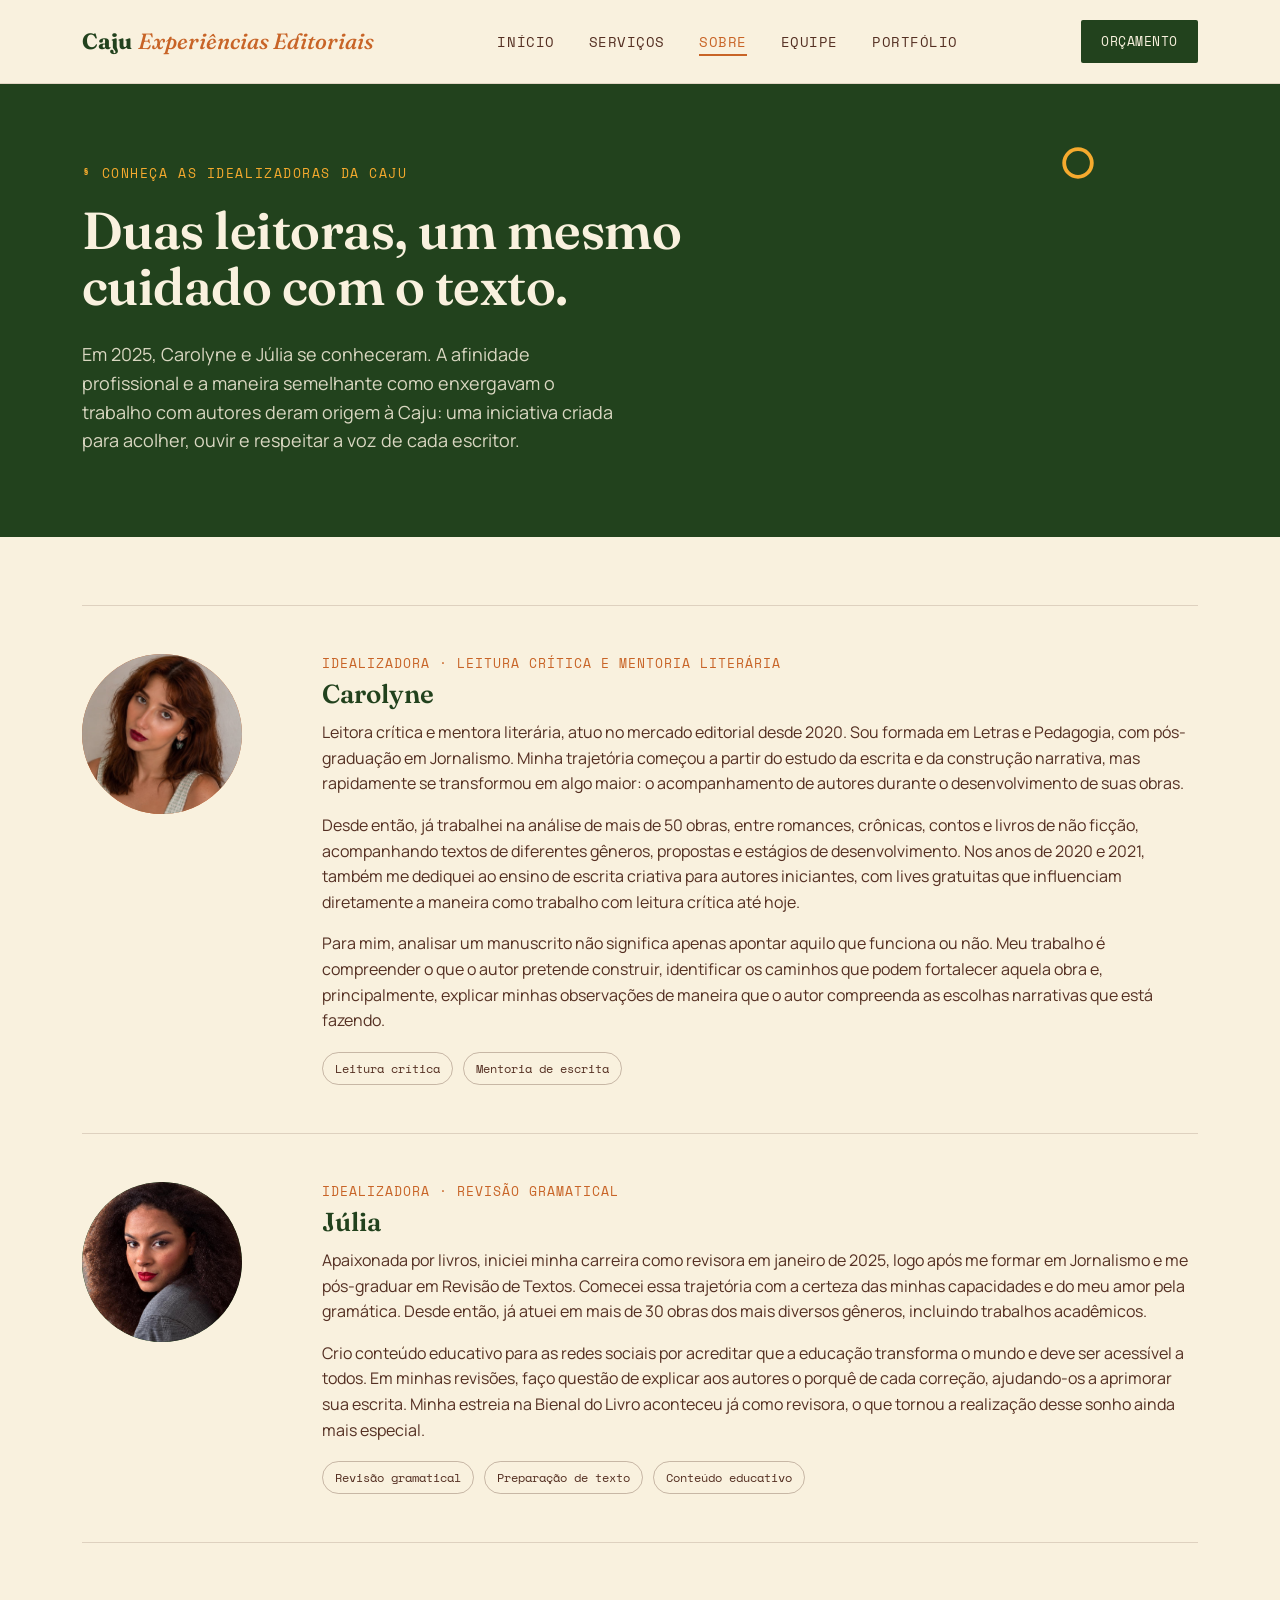
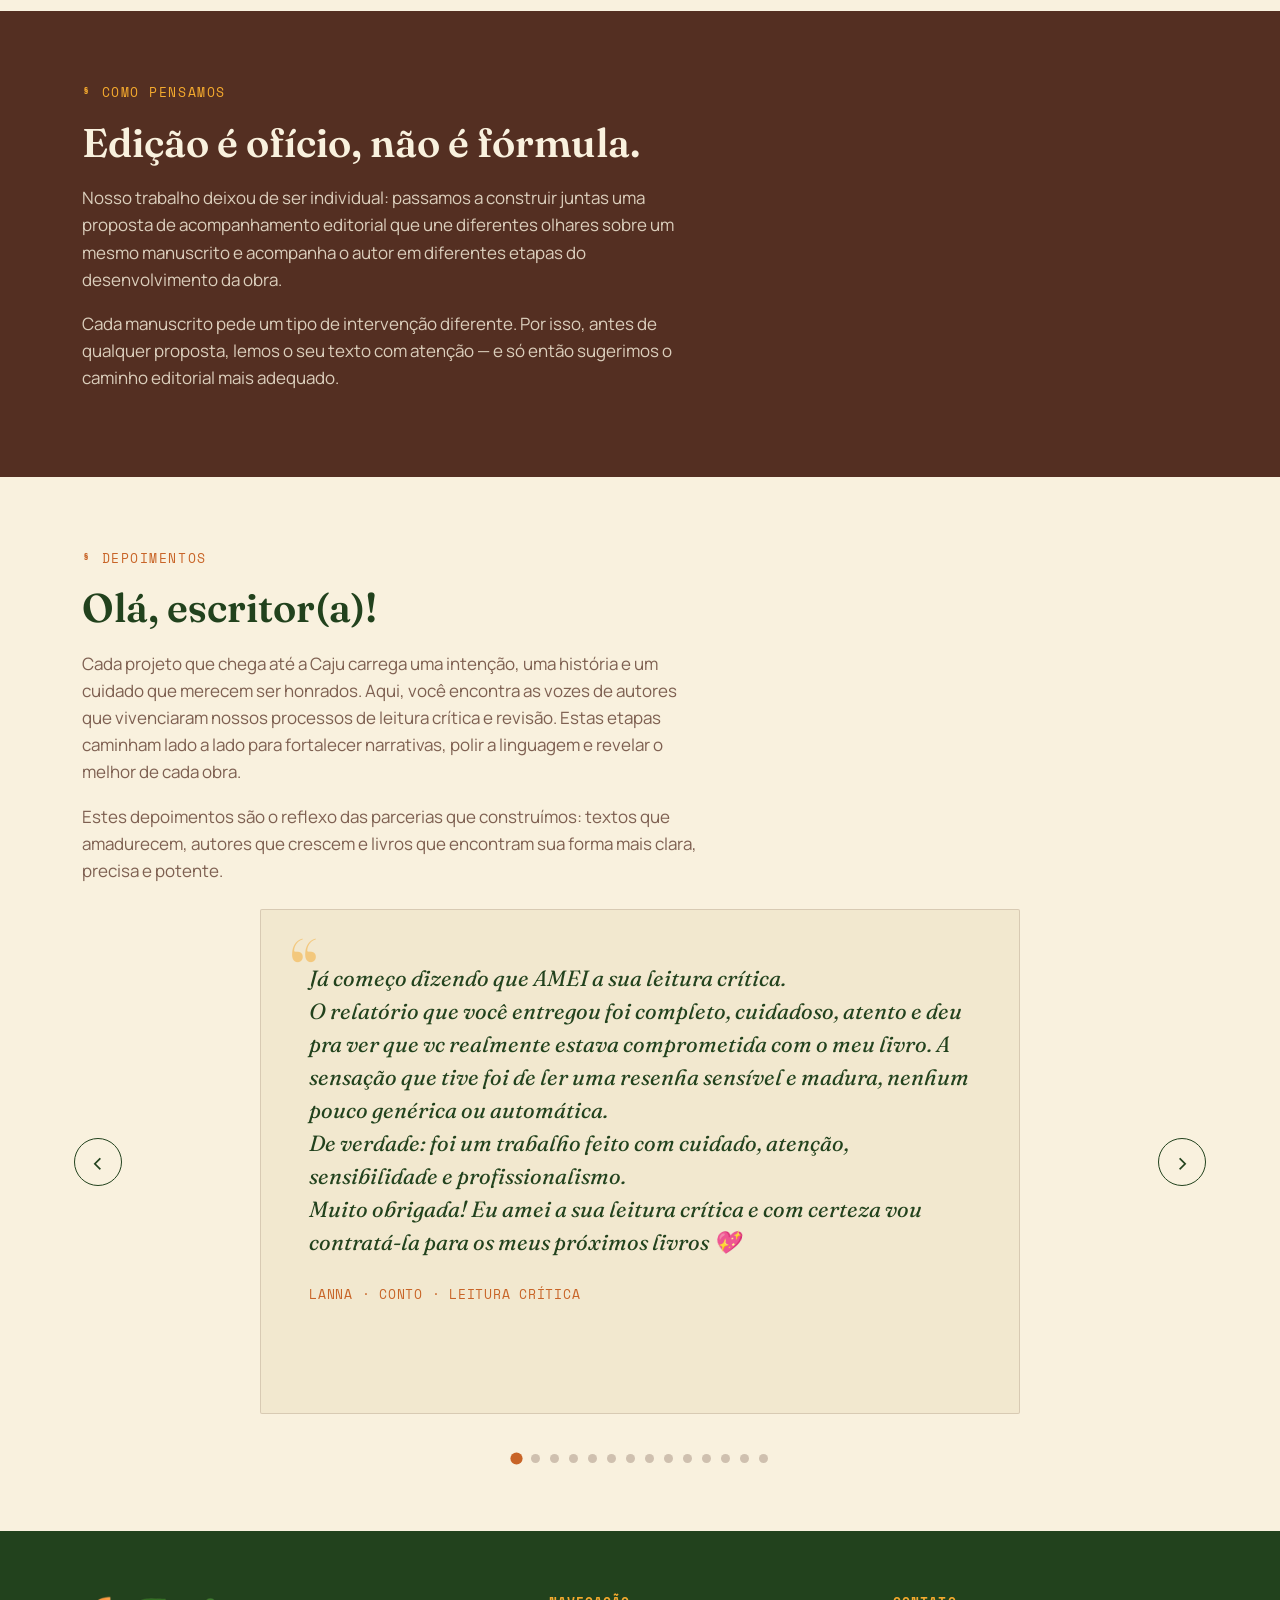
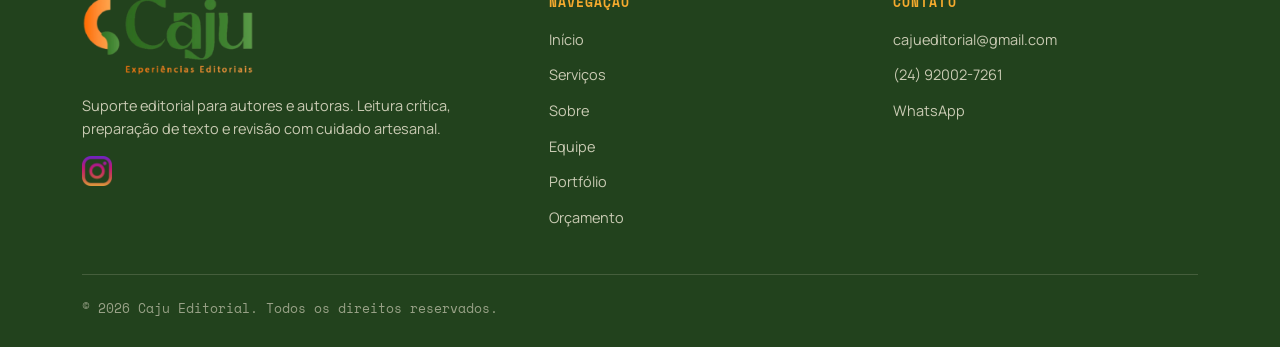
<file: sobre.html>
<!DOCTYPE html>
<html lang="pt-BR">

<head>
  <meta charset="UTF-8">
  <meta name="viewport" content="width=device-width, initial-scale=1.0">
  <title>Sobre | Caju Experiências Editoriais</title>
  <meta name="description" content="Conheça Carolyne e Júlia, as idealizadoras da Caju Editorial.">

  <meta property="og:type" content="website">
  <meta property="og:site_name" content="Caju Experiências Editoriais">
  <meta property="og:locale" content="pt_BR">
  <meta property="og:url" content="https://vitortenente.github.io/caju-editorial/sobre.html">
  <meta property="og:title" content="Sobre | Caju Experiências Editoriais">
  <meta property="og:description" content="Conheça Carolyne e Júlia, as idealizadoras da Caju Editorial.">
  <meta property="og:image" content="https://vitortenente.github.io/caju-editorial/assets/logo/logo-caju.png">
  <meta property="og:image:width" content="1080">
  <meta property="og:image:height" content="1080">
  <meta property="og:image:alt" content="Logo da Caju Experiências Editoriais">
  <meta name="twitter:card" content="summary">
  <link rel="icon" href="assets/favicon/favicon.ico" sizes="any">
  <link rel="icon" type="image/png" sizes="16x16" href="assets/favicon/favicon-16.png">
  <link rel="icon" type="image/png" sizes="32x32" href="assets/favicon/favicon.png">
  <link rel="icon" type="image/png" sizes="192x192" href="assets/favicon/favicon-192.png">
  <link rel="apple-touch-icon" sizes="180x180" href="assets/favicon/apple-touch-icon.png">
  <meta name="theme-color" content="#22421D">
  <link rel="stylesheet" href="style.css">
</head>

<body>

  <header class="site-header">
    <nav class="nav">
      <a href="index.html" class="logo">Caju <em>Experiências Editoriais</em></a>
      <ul class="nav-links" id="menu-principal">
        <li><a href="index.html">Início</a></li>
        <li><a href="servicos.html">Serviços</a></li>
        <li><a href="sobre.html" class="active">Sobre</a></li>
        <li><a href="equipe.html">Equipe</a></li>
        <li><a href="portfolio.html">Portfólio</a></li>
      </ul>
      <a href="orcamento.html" class="nav-cta">Orçamento</a>
      <button class="nav-toggle" type="button" data-nav-toggle aria-label="Abrir menu" aria-expanded="false" aria-controls="menu-principal">
        <span></span>
        <span></span>
        <span></span>
      </button>
    </nav>
  </header>

  <section class="hero hero--small">
    <div class="mark mark--amarelo" style="width:46px; top:56px; right:14%;">
      <svg viewBox="0 0 60 60" fill="none" stroke="currentColor" stroke-width="5" stroke-linecap="round">
        <circle cx="30" cy="30" r="18" />
      </svg>
    </div>
    <div class="wrap">
      <div class="hero-inner">
        <span class="eyebrow">Conheça as idealizadoras da Caju</span>
        <h1>Duas leitoras, um mesmo cuidado com o texto.</h1>
        <p class="lead">Em 2025, Carolyne e Júlia se conheceram. A afinidade profissional e a maneira semelhante como
          enxergavam o trabalho com autores deram origem à Caju: uma iniciativa criada para acolher, ouvir e respeitar
          a voz de cada escritor.</p>
      </div>
    </div>
  </section>

  <section>
    <div class="wrap">

      <div class="partner">
        <div class="avatar avatar--2">C
          <img src="assets/equipe/carolyne.jpeg" alt="Retrato de Carolyne, idealizadora da Caju Editorial"
            style="--zoom:1.45; --focus:48% 32%;" onerror="this.remove()">
        </div>
        <div>
          <span class="partner-role">Idealizadora · Leitura crítica e mentoria literária</span>
          <h3>Carolyne</h3>
          <p>Leitora crítica e mentora literária, atuo no mercado editorial desde 2020. Sou formada em Letras e
            Pedagogia, com pós-graduação em Jornalismo. Minha trajetória começou a partir do estudo da escrita e da
            construção narrativa, mas rapidamente se transformou em algo maior: o acompanhamento de autores durante o
            desenvolvimento de suas obras.</p>
          <p>Desde então, já trabalhei na análise de mais de 50 obras, entre romances, crônicas, contos e livros de não
            ficção, acompanhando textos de diferentes gêneros, propostas e estágios de desenvolvimento. Nos anos de 2020
            e 2021, também me dediquei ao ensino de escrita criativa para autores iniciantes, com lives gratuitas que
            influenciam diretamente a maneira como trabalho com leitura crítica até hoje.</p>
          <p>Para mim, analisar um manuscrito não significa apenas apontar aquilo que funciona ou não. Meu trabalho é
            compreender o que o autor pretende construir, identificar os caminhos que podem fortalecer aquela obra e,
            principalmente, explicar minhas observações de maneira que o autor compreenda as escolhas narrativas que
            está fazendo.</p>
          <div class="tag-row">
            <span class="tag">Leitura crítica</span>
            <span class="tag">Mentoria de escrita</span>
          </div>
        </div>
      </div>

      <div class="partner">
        <div class="avatar avatar--1">J
          <img src="assets/equipe/julia.jpeg" alt="Retrato de Júlia, idealizadora da Caju Editorial"
            style="object-position:44% 24%;" onerror="this.remove()">
        </div>
        <div>
          <span class="partner-role">Idealizadora · Revisão gramatical</span>
          <h3>Júlia</h3>
          <p>Apaixonada por livros, iniciei minha carreira como revisora em janeiro de 2025, logo após me formar em
            Jornalismo e me pós-graduar em Revisão de Textos. Comecei essa trajetória com a certeza das minhas
            capacidades e do meu amor pela gramática. Desde então, já atuei em mais de 30 obras dos mais diversos
            gêneros, incluindo trabalhos acadêmicos.</p>
          <p>Crio conteúdo educativo para as redes sociais por acreditar que a educação transforma o mundo e deve ser
            acessível a todos. Em minhas revisões, faço questão de explicar aos autores o porquê de cada correção,
            ajudando-os a aprimorar sua escrita. Minha estreia na Bienal do Livro aconteceu já como revisora, o que
            tornou a realização desse sonho ainda mais especial.</p>
          <div class="tag-row">
            <span class="tag">Revisão gramatical</span>
            <span class="tag">Preparação de texto</span>
            <span class="tag">Conteúdo educativo</span>
          </div>
        </div>
      </div>

    </div>
  </section>

  <section class="band-marrom">
    <div class="wrap">
      <div class="section-head" style="margin-bottom:0;">
        <span class="eyebrow" style="color:var(--amarelo)">Como pensamos</span>
        <h2>Edição é ofício, não é fórmula.</h2>
        <p>Nosso trabalho deixou de ser individual: passamos a construir juntas uma proposta de acompanhamento
          editorial que une diferentes olhares sobre um mesmo manuscrito e acompanha o autor em diferentes etapas do
          desenvolvimento da obra.</p>
        <p>Cada manuscrito pede um tipo de intervenção diferente. Por isso, antes de qualquer proposta, lemos o seu
          texto com atenção — e só então sugerimos o caminho editorial mais adequado.</p>
      </div>
    </div>
  </section>

  <section>
    <div class="wrap">
      <div class="section-head">
        <span class="eyebrow">Depoimentos</span>
        <h2>Olá, escritor(a)!</h2>
        <p>Cada projeto que chega até a Caju carrega uma intenção, uma história e um cuidado que merecem ser honrados.
          Aqui, você encontra as vozes de autores que vivenciaram nossos processos de leitura crítica e revisão. Estas
          etapas caminham lado a lado para fortalecer narrativas, polir a linguagem e revelar o melhor de cada obra.</p>
        <p>Estes depoimentos são o reflexo das parcerias que construímos: textos que amadurecem, autores que crescem e
          livros que encontram sua forma mais clara, precisa e potente.</p>
      </div>

      <div class="carousel" data-carousel aria-roledescription="carrossel" aria-label="Depoimentos de autores"
        tabindex="0">
        <button class="carousel-btn carousel-btn--prev" data-carousel-prev type="button"
          aria-label="Depoimento anterior">‹</button>

        <div class="carousel-track" data-carousel-track>
          <blockquote class="testimonial">
            <div class="testimonial-inner">
              <p>Já começo dizendo que AMEI a sua leitura crítica.<br>
                O relatório que você entregou foi completo, cuidadoso, atento e deu pra ver que vc realmente estava
                comprometida com o meu livro. A sensação que tive foi de ler uma resenha sensível e madura, nenhum pouco
                genérica ou automática.<br>
                De verdade: foi um trabalho feito com cuidado, atenção, sensibilidade e profissionalismo.<br>
                Muito obrigada! Eu amei a sua leitura crítica e com certeza vou contratá-la para os meus próximos livros
                💖</p>
              <cite>Lanna · Conto · Leitura crítica</cite>
            </div>
          </blockquote>

          <blockquote class="testimonial">
            <div class="testimonial-inner">
              <p>Com certeza você já tem um feedback maravilhoso Carol. Desde o início, por seu profissionalismo, a sua
                preocupação em esclarecer o teu trabalho... Nossa, sem palavras!<br>
                Parabéns mesmo Carol, porque hoje em dia tem muitas pessoas trabalhando no mercado literário, mas está
                complicado encontrar aquelas que levam realmente a sério<br>
                Fico muito feliz por ter te encontrado. Desde o primeiro vídeo que vi, já me conectei com você e não me
                enganei. Você é aquela profissional que a gente precisa muito e entrega tudo e ainda mais.<br>
                E com certeza, essa é só nossa primeira parceria de muitas ❤️</p>
              <cite>Matheus · Contos · Leitura crítica</cite>
            </div>
          </blockquote>

          <blockquote class="testimonial">
            <div class="testimonial-inner">
              <p>Aiii, muito obrigada 🤩 Tô amando reescrever, vocês são ótimas. Como falei, na primeira leitura
                crítica que fiz, nem cheguei a terminar de ler os comentários porque fiquei muito ansiosa. Fico muito
                feliz com a forma como vocês trabalham</p>
              <cite>Jéssica · Romance · Leitura crítica e revisão gramatical</cite>
            </div>
          </blockquote>

          <blockquote class="testimonial">
            <div class="testimonial-inner">
              <p>Oi gurias. Queria avisar que terminei de revisar as revisões. Gostei muito do trabalho de vocês,
                principalmente porque me ensinou muitas coisas sobre escrita que não fazia parte do meu universo. Agora
                qual o próximo passo?</p>
              <cite>Diogo · Livro de não ficção · Leitura crítica e revisão gramatical</cite>
            </div>
          </blockquote>

          <blockquote class="testimonial">
            <div class="testimonial-inner">
              <p>Boa noite, Ju, desculpe o horário. Consegui agora terminar de ver a sua revisão e estou muito
                satisfeita. Quero te agradecer por todo o trabalho e pela paciência! ... Quando o próximo estiver
                pronto, espero que possa ser a revisora também. Obrigada :)</p>
              <cite>Maria · Fantasia · Revisão gramatical</cite>
            </div>
          </blockquote>

          <blockquote class="testimonial">
            <div class="testimonial-inner">
              <p>Já li e reescrevi tudo<br>
                Eu já disse o quanto amo seus comentários????<br>
                Sério, não sei o que melhor: as correções, os comentários ou o relatório</p>
              <cite>Lanna · Conto · Leitura crítica</cite>
            </div>
          </blockquote>

          <blockquote class="testimonial">
            <div class="testimonial-inner">
              <p>Queria começar te agradecendo pelo serviço! Tinha boas expectativas por já acompanhar o seu trabalho
                nas redes e elas foram superadas!<br>
                Os relatórios estavam super bem detalhados, as suas explicações de o que funciona e o que não funciona
                estavam super didáticas, ótimas dicas também de como reescrever e aprimorar!<br>
                Estou agora trabalhando em revisar essa primeira parte e tenho certeza que muitos apontamentos vão me
                ajudar bastante nas próximas!</p>
              <cite>Carolina · Fantasia urbana · Leitura crítica</cite>
            </div>
          </blockquote>

          <blockquote class="testimonial">
            <div class="testimonial-inner">
              <p>aii, eu fiquei muito feliz, ca!!<br>
                mesmo sendo meu primeiro livro, eu percebi que dei muito trabalho para vocês, kkk 🙈, mas aprendi demais
                com as correções e com os olhares que tiveram. agradeço demais o cuidado e carinho que tiveram com o meu
                texto. eu estava na dúvida se tinha muitos furos ou coisas assim, também, então me de um alívio que era
                mais a parte de fluidez do texto mesmo.<br>
                obrigada demais ❤️ e a julia tb!<br>
                teve uma hora que eu suspirei aliviada quando a julia disse que estava gostando. pensei 'yes, quebrei o
                gelo com ela' kkkkk.<br>
                vcs são demais ❤️</p>
              <cite>Júlia · Fantasia urbana · Leitura crítica e revisão gramatical</cite>
            </div>
          </blockquote>

          <blockquote class="testimonial">
            <div class="testimonial-inner">
              <p>Júlia, acabei de fazer todos os ajustes no livro. Amei o seu trabalho! Parabéns ❤️<br>
                Vamos trabalhar em outros projeto já já, viu? 😍</p>
              <cite>Karol · Livro-reportagem · Revisão gramatical</cite>
            </div>
          </blockquote>

          <blockquote class="testimonial">
            <div class="testimonial-inner">
              <p>Meninas, feedback sobre a organização: é a minha experiência favorita até agr com a Caju, muitooo
                legal esse metodo</p>
              <cite>Olivia · Comédia romântica · Leitura crítica e revisão gramatical</cite>
            </div>
          </blockquote>

          <blockquote class="testimonial">
            <div class="testimonial-inner">
              <p>Carol, queria te agradecer de coração pela leitura crítica. Deu pra sentir o cuidado em cada detalhe, a
                atenção real que você teve com a história e o carinho nas observações. Sério, fez toda a diferença pra
                mim. Obrigada mesmo pela dedicação e por dividir o seu olhar comigo.</p>
              <cite>Lanna · Prosa poética · Leitura crítica</cite>
            </div>
          </blockquote>

          <blockquote class="testimonial">
            <div class="testimonial-inner">
              <p>Terminei as alterações e, no fim, gostei mais do processo do que imaginava. Agora, escrevendo o
                restante, me pego várias vezes pensando antes de digitar: “a Carol pontuaria pra eu tentar outro gesto”
                ou “a Carol gritaria pra eu escolher um verbo melhor”.</p>
              <cite>Carolina · Fantasia urbana · Leitura crítica</cite>
            </div>
          </blockquote>

          <blockquote class="testimonial">
            <div class="testimonial-inner">
              <p>Acabei de ler o relatório. Adorei esse modelo! Aprofunda bem as suas impressões sobre os capítulos.
                Achei perfeito. Também fica mais fácil de saber o que está coerente ou não.</p>
              <cite>Isabella · Fantasia · Leitura crítica</cite>
            </div>
          </blockquote>

          <blockquote class="testimonial">
            <div class="testimonial-inner">
              <p>Só queria enaltecer. Já conhecia o trabalho da Júlia e sei que ela é braba. Você também é!</p>
              <cite>Olivia · Comédia romântica · Leitura crítica e revisão gramatical</cite>
            </div>
          </blockquote>
        </div>

        <button class="carousel-btn carousel-btn--next" data-carousel-next type="button"
          aria-label="Próximo depoimento">›</button>

        <div class="carousel-dots" data-carousel-dots></div>
      </div>
    </div>
  </section>

  <script>
    (function () {
      var carousel = document.querySelector('[data-carousel]');
      if (!carousel) return;
      var track = carousel.querySelector('[data-carousel-track]');
      var slides = Array.prototype.slice.call(track.children);
      var dotsWrap = carousel.querySelector('[data-carousel-dots]');
      var prev = carousel.querySelector('[data-carousel-prev]');
      var next = carousel.querySelector('[data-carousel-next]');
      var current = 0;
      var timer;

      slides.forEach(function (_, i) {
        var dot = document.createElement('button');
        dot.className = 'carousel-dot';
        dot.type = 'button';
        dot.setAttribute('aria-label', 'Ir para o depoimento ' + (i + 1));
        dot.addEventListener('click', function () { goTo(i); });
        dotsWrap.appendChild(dot);
      });
      var dots = Array.prototype.slice.call(dotsWrap.children);

      function setActive(i) {
        current = i;
        dots.forEach(function (d, idx) { d.classList.toggle('is-active', idx === i); });
      }

      function goTo(i) {
        i = (i + slides.length) % slides.length;
        track.scrollTo({ left: i * track.clientWidth, behavior: 'smooth' });
        setActive(i);
      }

      prev.addEventListener('click', function () { goTo(current - 1); });
      next.addEventListener('click', function () { goTo(current + 1); });

      var scrollTimer;
      track.addEventListener('scroll', function () {
        clearTimeout(scrollTimer);
        scrollTimer = setTimeout(function () {
          setActive(Math.round(track.scrollLeft / track.clientWidth));
        }, 90);
      });

      carousel.addEventListener('keydown', function (e) {
        if (e.key === 'ArrowLeft') { e.preventDefault(); goTo(current - 1); }
        if (e.key === 'ArrowRight') { e.preventDefault(); goTo(current + 1); }
      });

      function startAuto() {
        stopAuto();
        timer = setInterval(function () { goTo(current + 1); }, 6500);
      }
      function stopAuto() { clearInterval(timer); }

      carousel.addEventListener('mouseenter', stopAuto);
      carousel.addEventListener('mouseleave', startAuto);
      carousel.addEventListener('focusin', stopAuto);
      carousel.addEventListener('touchstart', stopAuto, { passive: true });

      // keep position correct on resize
      window.addEventListener('resize', function () {
        track.scrollLeft = current * track.clientWidth;
      });

      setActive(0);
      if (!window.matchMedia('(prefers-reduced-motion: reduce)').matches) startAuto();
    })();
  </script>

  <footer class="site-footer">
    <div class="wrap">
      <div class="footer-grid">
        <div>
          <img class="footer-logo" src="assets/logo/logo-footer.png" alt="Caju Experiências Editoriais">
          <p>Suporte editorial para autores e autoras. Leitura crítica, preparação de texto e revisão com
            cuidado artesanal.</p>
          <div class="social-row">
            <a href="https://www.instagram.com/cajueditorial/" target="_blank" rel="noopener" aria-label="Instagram da Caju Editorial"><img src="assets/icones/iconeinsta.png" alt="" aria-hidden="true"></a>
          </div>
        </div>
        <div>
          <h4>Navegação</h4>
          <ul>
            <li><a href="index.html">Início</a></li>
            <li><a href="servicos.html">Serviços</a></li>
            <li><a href="sobre.html">Sobre</a></li>
            <li><a href="equipe.html">Equipe</a></li>
            <li><a href="portfolio.html">Portfólio</a></li>
            <li><a href="orcamento.html">Orçamento</a></li>
          </ul>
        </div>
        <div>
          <h4>Contato</h4>
          <ul>
            <li><a href="mailto:cajueditorial@gmail.com">cajueditorial@gmail.com</a></li>
            <li><a href="tel:+5524920027261">(24) 92002-7261</a></li>
            <li><a href="https://wa.me/5524920027261" target="_blank" rel="noopener">WhatsApp</a></li>
          </ul>
        </div>
      </div>
      <div class="footer-bottom">
        <span>© 2026 Caju Editorial. Todos os direitos reservados.</span>
      </div>
    </div>
  </footer>

  <script src="assets/js/menu.js" defer></script>

</body>

</html>
</file>
<file: style.css>
@import url('https://fonts.googleapis.com/css2?family=Fraunces:ital,opsz,wght@0,9..144,300;0,9..144,400;0,9..144,500;0,9..144,600;0,9..144,700;0,9..144,900;1,9..144,400;1,9..144,500;1,9..144,600&family=Manrope:wght@400;500;600;700;800&family=Space+Mono:wght@400;700&display=swap');

/* ============ TOKENS ============ */
:root {
  --verde: #22421D;
  --verde-2: #2f5827;
  --creme: #F9F1DE;
  --creme-2: #f2e8cf;
  --amarelo: #F5AA2E;
  --laranja: #C86427;
  --marrom: #542F22;

  --display: 'Fraunces', serif;
  --body: 'Manrope', sans-serif;
  --mono: 'Space Mono', monospace;

  --max: 1180px;
  --radius: 2px;
}

*,
*::before,
*::after {
  box-sizing: border-box;
}

html {
  scroll-behavior: smooth;
}

body {
  margin: 0;
  background: var(--creme);
  color: var(--marrom);
  font-family: var(--body);
  font-size: 16px;
  line-height: 1.6;
  -webkit-font-smoothing: antialiased;
}

img {
  max-width: 100%;
  display: block;
}

a {
  color: inherit;
  text-decoration: none;
}

h1,
h2,
h3,
h4 {
  font-family: var(--display);
  font-weight: 600;
  line-height: 1.08;
  margin: 0 0 .5em;
  color: var(--verde);
}

p {
  margin: 0 0 1em;
}

.wrap {
  max-width: var(--max);
  margin: 0 auto;
  padding: 0 32px;
}

::selection {
  background: var(--amarelo);
  color: var(--verde);
}

@media (prefers-reduced-motion: reduce) {
  * {
    animation-duration: 0.001ms !important;
    transition-duration: 0.001ms !important;
  }
}

/* ============ EYEBROW / MONO LABEL ============ */
.eyebrow {
  font-family: var(--mono);
  font-size: 13px;
  letter-spacing: .12em;
  text-transform: uppercase;
  color: var(--laranja);
  display: inline-flex;
  align-items: center;
  gap: 10px;
  margin-bottom: 18px;
}

.eyebrow::before {
  content: "§";
  font-weight: 700;
}

/* ============ caju MARKS (signature element) ============ */
.mark {
  position: absolute;
  color: var(--amarelo);
  pointer-events: none;
  z-index: 1;
}

.mark svg {
  width: 100%;
  height: 100%;
  display: block;
}

.mark--dark {
  color: var(--marrom);
}

.mark--laranja {
  color: var(--laranja);
}

.mark--verde {
  color: var(--verde-2);
}

/* ============ BUTTONS ============ */
.btn {
  display: inline-flex;
  align-items: center;
  gap: 10px;
  font-family: var(--mono);
  font-size: 14px;
  letter-spacing: .03em;
  padding: 15px 28px;
  border-radius: var(--radius);
  border: 1.5px solid transparent;
  cursor: pointer;
  transition: transform .15s ease, background .2s ease, color .2s ease, border-color .2s ease;
}

.btn:hover {
  transform: translateY(-2px);
}

.btn:focus-visible {
  outline: 3px solid var(--laranja);
  outline-offset: 3px;
}

.btn--primary {
  background: var(--amarelo);
  color: var(--verde);
}

.btn--primary:hover {
  background: var(--laranja);
  color: var(--creme);
}

.btn--ghost {
  background: transparent;
  color: var(--creme);
  border-color: rgba(249, 241, 222, .4);
}

.btn--ghost:hover {
  border-color: var(--creme);
}

.btn--outline {
  background: transparent;
  color: var(--verde);
  border-color: var(--verde);
}

.btn--outline:hover {
  background: var(--verde);
  color: var(--creme);
}

.btn--block {
  width: 100%;
  justify-content: center;
}

/* ============ HEADER / NAV ============ */
.site-header {
  position: sticky;
  top: 0;
  z-index: 50;
  background: var(--creme);
  border-bottom: 1px solid rgba(84, 47, 34, .14);
}

.nav {
  display: flex;
  align-items: center;
  justify-content: space-between;
  padding: 20px 32px;
  max-width: var(--max);
  margin: 0 auto;
}

.logo {
  font-family: var(--display);
  font-weight: 700;
  font-size: 22px;
  color: var(--verde);
  display: flex;
  align-items: baseline;
  gap: 6px;
}

.logo em {
  font-style: italic;
  color: var(--laranja);
  font-weight: 500;
}

.nav-links {
  display: flex;
  align-items: center;
  gap: 34px;
  list-style: none;
  margin: 0;
  padding: 0;
}

.nav-links a {
  font-family: var(--mono);
  font-size: 13.5px;
  letter-spacing: .04em;
  text-transform: uppercase;
  color: var(--marrom);
  position: relative;
  padding-bottom: 4px;
}

.nav-links a::after {
  content: "";
  position: absolute;
  left: 0;
  bottom: 0;
  width: 0;
  height: 2px;
  background: var(--laranja);
  transition: width .2s ease;
}

.nav-links a:hover::after,
.nav-links a.active::after {
  width: 100%;
}

.nav-links a.active {
  color: var(--laranja);
}

.nav-cta {
  font-family: var(--mono);
  font-size: 13px;
  background: var(--verde);
  color: var(--creme);
  padding: 11px 20px;
  border-radius: var(--radius);
  text-transform: uppercase;
  letter-spacing: .04em;
  transition: background .2s ease;
}

.nav-cta:hover {
  background: var(--laranja);
}

.nav-toggle {
  display: none;
  width: 44px;
  height: 44px;
  margin-right: -10px;
  padding: 0;
  align-items: center;
  justify-content: center;
  flex-direction: column;
  gap: 5px;
  background: none;
  border: 0;
  cursor: pointer;
}

.nav-toggle span {
  display: block;
  width: 22px;
  height: 2px;
  background: var(--verde);
  transition: transform .2s ease, opacity .2s ease;
}

.nav-toggle.is-open span:nth-child(1) {
  transform: translateY(7px) rotate(45deg);
}

.nav-toggle.is-open span:nth-child(2) {
  opacity: 0;
}

.nav-toggle.is-open span:nth-child(3) {
  transform: translateY(-7px) rotate(-45deg);
}

/* ============ HERO (dark ink band) ============ */
.hero {
  position: relative;
  background: var(--verde);
  color: var(--creme);
  overflow: hidden;
  padding: 110px 0 90px;
}

.hero .wrap {
  position: relative;
  z-index: 2;
}

.hero-inner {
  max-width: 720px;
}

.hero .eyebrow {
  color: var(--amarelo);
}

.hero .eyebrow::before {
  color: var(--amarelo);
}

.hero h1 {
  color: var(--creme);
  font-size: clamp(38px, 6vw, 66px);
  letter-spacing: -.01em;
}

.hero h1 em {
  font-style: italic;
  color: var(--amarelo);
  font-weight: 500;
}

.hero p.lead {
  font-size: 18px;
  max-width: 540px;
  color: rgba(249, 241, 222, .85);
}

.hero-actions {
  display: flex;
  gap: 16px;
  margin-top: 34px;
  flex-wrap: wrap;
}

.hero--small {
  padding: 76px 0 64px;
}

.hero--small h1 {
  font-size: clamp(34px, 5vw, 52px);
}

/* ============ SECTIONS ============ */
section {
  padding: 68px 0;
  position: relative;
}

.section-head {
  max-width: 620px;
}

.section-head h2 {
  font-size: clamp(28px, 3.6vw, 40px);
}

.section-head p {
  color: rgba(84, 47, 34, .75);
  font-size: 17px;
}

.band-verde {
  background: var(--verde);
  color: var(--creme);
}

.band-verde h2,
.band-verde h3,
.band-verde h4 {
  color: var(--creme);
}

.band-verde p {
  color: rgba(249, 241, 222, .8);
}

.band-marrom {
  background: var(--marrom);
  color: var(--creme);
}

.band-marrom h2,
.band-marrom h3,
.band-marrom h4 {
  color: var(--creme);
}

.band-marrom p {
  color: rgba(249, 241, 222, .82);
}

.band-creme2 {
  background: var(--creme-2);
}

/* ============ CARD GRIDS ============ */
.grid {
  display: grid;
  gap: 28px;
}

.grid--3 {
  grid-template-columns: repeat(3, 1fr);
}

.grid--2 {
  grid-template-columns: repeat(2, 1fr);
}

.card {
  background: var(--creme);
  border: 1.5px solid rgba(84, 47, 34, .16);
  border-radius: var(--radius);
  padding: 32px 28px;
  position: relative;
  transition: border-color .2s ease, transform .2s ease;
}

.card:hover {
  border-color: var(--laranja);
  transform: translateY(-4px);
}

.card .mark-icon {
  width: 30px;
  height: 30px;
  color: var(--laranja);
  margin-bottom: 18px;
}

.card h3 {
  font-size: 21px;
  margin-bottom: 10px;
}

.card p {
  font-size: 15px;
  color: rgba(84, 47, 34, .78);
  margin-bottom: 0;
}

.card a.card-link {
  display: inline-flex;
  align-items: center;
  gap: 8px;
  margin-top: 16px;
  font-family: var(--mono);
  font-size: 13px;
  color: var(--laranja);
  letter-spacing: .03em;
}

/* service detail cards on servicos.html */
.service {
  display: grid;
  grid-template-columns: 64px 1fr;
  gap: 26px;
  padding: 44px 0;
  border-top: 1px solid rgba(84, 47, 34, .16);
}

.service:last-child {
  border-bottom: 1px solid rgba(84, 47, 34, .16);
}

.service-mark {
  width: 46px;
  height: 46px;
  border: 1.5px solid var(--laranja);
  border-radius: 50%;
  display: flex;
  align-items: center;
  justify-content: center;
  font-family: var(--mono);
  color: var(--laranja);
  font-size: 18px;
}

.service h3 {
  font-size: 24px;
  margin-bottom: 8px;
}

.service-title-row {
  display: flex;
  align-items: baseline;
  justify-content: space-between;
  gap: 12px 24px;
  flex-wrap: wrap;
}

.service-price {
  font-family: var(--mono);
  font-size: 15px;
  font-weight: 700;
  color: var(--laranja);
  white-space: nowrap;
}

.service-price small {
  font-weight: 400;
  color: rgba(84, 47, 34, .6);
  font-size: 12px;
}

.service p.desc {
  color: rgba(84, 47, 34, .8);
  max-width: 620px;
}

.service-group-head {
  margin: 24px 0 4px;
}

.service-group-head:first-child {
  margin-top: 0;
}

.service-group-head h2 {
  font-size: clamp(24px, 3vw, 32px);
}

.service-group-head p {
  color: rgba(84, 47, 34, .75);
  max-width: 640px;
}

.service ul {
  list-style: none;
  margin: 18px 0 0;
  padding: 0;
  display: grid;
  grid-template-columns: repeat(2, 1fr);
  gap: 8px 24px;
}

.service li {
  font-size: 14px;
  color: var(--marrom);
  padding-left: 20px;
  position: relative;
}

.service li::before {
  content: "／";
  position: absolute;
  left: 0;
  color: var(--laranja);
  font-family: var(--mono);
}

/* ============ PROCESS TIMELINE ============ */
.timeline {
  display: grid;
  grid-template-columns: repeat(4, 1fr);
  gap: 28px;
  counter-reset: step;
}

.timeline-item {
  position: relative;
  padding-top: 30px;
}

.timeline-item::before {
  counter-increment: step;
  content: "0" counter(step);
  font-family: var(--mono);
  font-size: 14px;
  color: var(--amarelo);
  position: absolute;
  top: 0;
  left: 0;
  letter-spacing: .05em;
}

.timeline-item h4 {
  font-size: 17px;
  margin-bottom: 8px;
  color: var(--creme);
}

.timeline-item p {
  font-size: 14px;
}

/* ============ TESTIMONIAL / MARGIN NOTE ============ */
.margin-note {
  max-width: 760px;
  margin: 0 auto;
  text-align: center;
  position: relative;
  padding: 0 40px;
}

.margin-note p {
  font-family: var(--display);
  font-style: italic;
  font-size: clamp(22px, 3vw, 30px);
  color: var(--verde);
  line-height: 1.4;
}

.margin-note cite {
  display: block;
  margin-top: 22px;
  font-family: var(--mono);
  font-style: normal;
  font-size: 13px;
  letter-spacing: .05em;
  text-transform: uppercase;
  color: var(--laranja);
}

/* ============ DEPOIMENTOS CAROUSEL ============ */
.carousel {
  position: relative;
  margin-top: 8px;
}

.carousel-track {
  display: flex;
  overflow-x: auto;
  scroll-snap-type: x mandatory;
  scroll-behavior: smooth;
  -webkit-overflow-scrolling: touch;
  scrollbar-width: none;
}

.carousel-track::-webkit-scrollbar {
  display: none;
}

.testimonial {
  flex: 0 0 100%;
  scroll-snap-align: center;
  margin: 0;
  padding: 8px 8px 20px;
  display: flex;
  justify-content: center;
}

.testimonial-inner {
  background: var(--creme-2);
  border: 1.5px solid rgba(84, 47, 34, .16);
  border-radius: var(--radius);
  padding: 52px 48px 40px;
  max-width: 760px;
  width: 100%;
  position: relative;
}

.testimonial-inner::before {
  content: "\201C";
  font-family: var(--display);
  font-size: 96px;
  line-height: 1;
  color: var(--amarelo);
  position: absolute;
  top: 20px;
  left: 30px;
  opacity: .5;
  pointer-events: none;
}

.testimonial p {
  font-family: var(--display);
  font-style: italic;
  font-size: clamp(17px, 2.1vw, 22px);
  line-height: 1.5;
  color: var(--verde);
  position: relative;
  margin: 0 0 22px;
}

.testimonial cite {
  font-family: var(--mono);
  font-style: normal;
  font-size: 12.5px;
  letter-spacing: .06em;
  text-transform: uppercase;
  color: var(--laranja);
}

.carousel-btn {
  position: absolute;
  top: calc(50% - 20px);
  transform: translateY(-50%);
  z-index: 3;
  width: 48px;
  height: 48px;
  border-radius: 50%;
  border: 1.5px solid var(--verde);
  background: var(--creme);
  color: var(--verde);
  font-family: var(--body);
  font-size: 26px;
  line-height: 1;
  display: flex;
  align-items: center;
  justify-content: center;
  cursor: pointer;
  transition: background .2s ease, color .2s ease, transform .2s ease;
}

.carousel-btn:hover {
  background: var(--verde);
  color: var(--creme);
}

.carousel-btn:focus-visible {
  outline: 3px solid var(--laranja);
  outline-offset: 3px;
}

.carousel-btn--prev {
  left: -8px;
}

.carousel-btn--next {
  right: -8px;
}

.carousel-dots {
  display: flex;
  justify-content: center;
  gap: 10px;
  margin-top: 20px;
}

.carousel-dot {
  width: 9px;
  height: 9px;
  border-radius: 50%;
  border: none;
  padding: 0;
  cursor: pointer;
  background: rgba(84, 47, 34, .25);
  transition: background .2s ease, transform .2s ease;
}

.carousel-dot.is-active {
  background: var(--laranja);
  transform: scale(1.35);
}

@media (max-width: 680px) {
  /* no estreito as setas saem de cima do depoimento e vao para a linha dos pontos */
  .carousel-btn {
    width: 40px;
    height: 40px;
    font-size: 22px;
    top: auto;
    bottom: 0;
    transform: none;
  }

  .carousel-btn--prev {
    left: auto;
    right: 48px;
  }

  .carousel-btn--next {
    right: 0;
  }

  .carousel-dots {
    justify-content: flex-start;
    flex-wrap: wrap;
    padding-right: 100px;
    min-height: 40px;
    align-items: center;
  }

  .testimonial-inner {
    padding: 44px 26px 32px;
  }

  .testimonial-inner::before {
    font-size: 72px;
    top: 14px;
    left: 18px;
  }
}

/* ============ FAQ ============ */
@supports (interpolate-size: allow-keywords) {
  :root {
    interpolate-size: allow-keywords;
  }
}

.faq {
  max-width: 820px;
}

.faq-item {
  border-top: 1px solid rgba(84, 47, 34, .16);
  padding: 6px 0;
}

.faq-item:last-child {
  border-bottom: 1px solid rgba(84, 47, 34, .16);
}

.faq-item summary {
  cursor: pointer;
  list-style: none;
  font-family: var(--display);
  font-weight: 600;
  font-size: 19px;
  color: var(--verde);
  padding: 18px 40px 18px 0;
  position: relative;
  transition: color .2s ease;
}

.faq-item summary:hover {
  color: var(--laranja);
}

.faq-item summary::-webkit-details-marker {
  display: none;
}

.faq-item summary::after {
  content: "+";
  position: absolute;
  right: 4px;
  top: 50%;
  transform: translateY(-50%) rotate(0deg);
  font-family: var(--mono);
  font-size: 24px;
  line-height: 1;
  color: var(--laranja);
  transition: transform .35s ease;
}

.faq-item[open] summary::after {
  transform: translateY(-50%) rotate(135deg);
}

.faq-item p {
  color: rgba(84, 47, 34, .8);
  font-size: 15.5px;
  max-width: 720px;
  margin: 0 0 18px;
}

/* Fluid open/close animation via the details content wrapper */
.faq-item::details-content {
  block-size: 0;
  overflow: hidden;
  opacity: 0;
  transition:
    block-size .38s cubic-bezier(.4, 0, .2, 1),
    opacity .3s ease,
    content-visibility .38s allow-discrete;
}

.faq-item[open]::details-content {
  block-size: auto;
  opacity: 1;
}

/* ============ CTA BAND ============ */
.cta-band {
  background: var(--marrom);
  color: var(--creme);
  text-align: center;
  padding: 90px 0;
  position: relative;
  overflow: hidden;
}

.cta-band h2 {
  color: var(--creme);
  font-size: clamp(28px, 4vw, 30px);
  max-width: 680px;
  margin: 0 auto 28px;
}

/* ============ FOOTER ============ */
.site-footer {
  background: var(--verde);
  color: var(--creme);
  padding: 64px 0 28px;
}

.footer-grid {
  display: grid;
  grid-template-columns: 1.4fr 1fr 1fr;
  gap: 40px;
  padding-bottom: 44px;
  border-bottom: 1px solid rgba(249, 241, 222, .16);
}

.footer-grid h4 {
  color: var(--amarelo);
  font-family: var(--mono);
  font-size: 13px;
  text-transform: uppercase;
  letter-spacing: .08em;
  margin-bottom: 18px;
}

.footer-grid p,
.footer-grid a {
  color: rgba(249, 241, 222, .78);
  font-size: 14.5px;
}

.footer-grid ul {
  list-style: none;
  margin: 0;
  padding: 0;
  display: grid;
  gap: 10px;
}

.footer-grid a:hover {
  color: var(--amarelo);
}

.footer-bottom {
  display: flex;
  justify-content: space-between;
  align-items: center;
  padding-top: 24px;
  font-family: var(--mono);
  font-size: 12.5px;
  color: rgba(249, 241, 222, .55);
  flex-wrap: wrap;
  gap: 12px;
}

.footer-logo {
  display: block;
  width: 172px;
  height: auto;
  margin-bottom: 18px;
}

.social-row {
  display: flex;
  gap: 16px;
  margin-top: 16px;
}

.social-row a {
  width: 30px;
  height: 30px;
  display: block;
  border-radius: 8px;
  transition: transform .2s ease, opacity .2s ease;
}

.social-row a:hover {
  transform: translateY(-2px);
  opacity: .85;
}

.social-row img {
  width: 100%;
  height: 100%;
  display: block;
}

/* ============ SOBRE — SÓCIAS ============ */
.partner {
  display: grid;
  grid-template-columns: 200px 1fr;
  gap: 40px;
  align-items: start;
  padding: 48px 0;
  border-top: 1px solid rgba(84, 47, 34, .16);
}

.partner:last-of-type {
  border-bottom: 1px solid rgba(84, 47, 34, .16);
}

.avatar {
  width: 160px;
  height: 160px;
  border-radius: 50%;
  overflow: hidden;
  display: flex;
  align-items: center;
  justify-content: center;
  font-family: var(--display);
  font-size: 46px;
  font-weight: 600;
  color: var(--creme);
  position: relative;
}

.avatar--1 {
  background: var(--verde);
}

.avatar--2 {
  background: var(--laranja);
}

.avatar img {
  position: absolute;
  inset: 0;
  width: 100%;
  height: 100%;
  object-fit: cover;
  object-position: 50% 28%;
  border-radius: 50%;
  transform: scale(var(--zoom, 1));
  transform-origin: var(--focus, 50% 30%);
}

.partner-role {
  font-family: var(--mono);
  font-size: 12.5px;
  text-transform: uppercase;
  letter-spacing: .08em;
  color: var(--laranja);
  margin-bottom: 6px;
  display: block;
}

.partner h3 {
  font-size: 26px;
  margin-bottom: 12px;
}

.tag-row {
  display: flex;
  gap: 10px;
  flex-wrap: wrap;
  margin-top: 18px;
}

.tag {
  font-family: var(--mono);
  font-size: 12px;
  padding: 6px 12px;
  border: 1px solid rgba(84, 47, 34, .3);
  border-radius: 20px;
  color: var(--marrom);
}

/* ============ EQUIPE ============ */
.team-grid {
  display: grid;
  grid-template-columns: repeat(auto-fit, minmax(220px, 260px));
  justify-content: center;
  gap: 40px 32px;
  padding: 8px 0 16px;
}

.team-card {
  text-align: center;
}

.team-photo {
  width: 200px;
  height: 200px;
  margin: 0 auto 22px;
  border-radius: 50%;
  overflow: hidden;
  position: relative;
  background: var(--verde);
  color: var(--creme);
  display: flex;
  align-items: center;
  justify-content: center;
}

/* iniciais aparecem quando ainda não há foto */
.team-photo::before {
  content: attr(data-initials);
  font-family: var(--display);
  font-size: 52px;
  font-weight: 600;
  letter-spacing: .02em;
}

.team-photo img {
  position: absolute;
  inset: 0;
  width: 100%;
  height: 100%;
  object-fit: cover;
  object-position: var(--pos, 50% 30%);
  transform: scale(var(--zoom, 1));
  transform-origin: var(--focus, 50% 30%);
}

.team-card h3 {
  font-size: 24px;
  margin-bottom: 6px;
}

.team-role {
  font-family: var(--mono);
  font-size: 12.5px;
  text-transform: uppercase;
  letter-spacing: .08em;
  color: var(--laranja);
  display: block;
}

/* ============ PORTFOLIO ============ */
.grid--portfolio {
  grid-template-columns: repeat(4, 1fr);
  gap: 26px 22px;
}

.book-card {
  background: var(--creme);
  border: 1.5px solid rgba(84, 47, 34, .16);
  padding: 0;
  overflow: hidden;
  border-radius: var(--radius);
  display: flex;
  flex-direction: column;
  transition: transform .2s ease, border-color .2s ease, box-shadow .2s ease;
}

.book-card:hover {
  transform: translateY(-4px);
  border-color: var(--laranja);
  box-shadow: 0 12px 28px rgba(84, 47, 34, .14);
}

.book-cover {
  aspect-ratio: 69 / 100;
  background: rgba(84, 47, 34, .10);
  overflow: hidden;
}

.book-cover img {
  width: 100%;
  height: 100%;
  object-fit: contain;
  display: block;
  transition: transform .35s ease;
}

.book-card:hover .book-cover img {
  transform: scale(1.04);
}

.book-body {
  padding: 18px 20px 22px;
  display: flex;
  flex-direction: column;
  gap: 8px;
  flex: 1;
}

.book-body h3 {
  font-size: 17px;
  line-height: 1.3;
  margin-bottom: 0;
}

.book-body p {
  font-size: 14px;
  color: rgba(84, 47, 34, .78);
  margin-bottom: 0;
}

.book-genre {
  font-family: var(--mono);
  font-size: 11.5px;
  text-transform: uppercase;
  letter-spacing: .07em;
  color: var(--laranja);
  margin-top: auto;
}

.portfolio-note {
  font-family: var(--mono);
  font-size: 13px;
  color: var(--laranja);
  border: 1px dashed var(--laranja);
  padding: 14px 18px;
  border-radius: var(--radius);
  margin-bottom: 48px;
  max-width: 640px;
}

/* ============ FORM (orçamento) ============ */
.form-layout {
  display: grid;
  grid-template-columns: 1fr 340px;
  gap: 56px;
  align-items: start;
}

.form-card {
  background: var(--creme-2);
  border: 1.5px solid rgba(84, 47, 34, .16);
  padding: 44px;
  border-radius: var(--radius);
}

.field {
  margin-bottom: 24px;
}

.field label {
  display: block;
  font-family: var(--mono);
  font-size: 12.5px;
  text-transform: uppercase;
  letter-spacing: .06em;
  color: var(--marrom);
  margin-bottom: 8px;
}

.field input[type="text"],
.field input[type="email"],
.field input[type="tel"],
.field input[type="url"],
.field select,
.field textarea {
  width: 100%;
  padding: 13px 14px;
  font-family: var(--body);
  font-size: 15px;
  background: var(--creme);
  border: 1.5px solid rgba(84, 47, 34, .28);
  border-radius: var(--radius);
  color: var(--marrom);
}

.field textarea {
  resize: vertical;
  min-height: 120px;
}

.field input:focus,
.field select:focus,
.field textarea:focus {
  outline: none;
  border-color: var(--laranja);
}

.field-hint {
  display: block;
  font-size: 12.5px;
  color: rgba(84, 47, 34, .6);
  margin-top: 8px;
}

.field-row {
  display: grid;
  grid-template-columns: 1fr 1fr;
  gap: 20px;
  /* mantém os inputs na mesma linha de base quando um label ocupa duas linhas */
  align-items: end;
}

/* se sobrar um único campo na linha, ele ocupa a largura toda */
.field-row > .field:only-child {
  grid-column: 1 / -1;
}

.checkbox-grid {
  display: grid;
  grid-template-columns: 1fr 1fr;
  gap: 12px 20px;
}

.checkbox-item {
  display: flex;
  align-items: flex-start;
  gap: 10px;
  font-size: 14.5px;
}

.checkbox-item input {
  margin-top: 4px;
  accent-color: var(--laranja);
}

.required-note {
  font-size: 12.5px;
  color: rgba(84, 47, 34, .6);
  margin-top: -8px;
  margin-bottom: 24px;
}

.side-info {
  display: flex;
  flex-direction: column;
  gap: 28px;
}

.side-card {
  background: var(--verde);
  color: var(--creme);
  padding: 28px;
  border-radius: var(--radius);
}

.side-card h4 {
  color: var(--amarelo);
  font-family: var(--mono);
  font-size: 12.5px;
  text-transform: uppercase;
  letter-spacing: .07em;
  margin-bottom: 14px;
}

.side-card p {
  font-size: 14.5px;
  color: rgba(249, 241, 222, .85);
  margin-bottom: 8px;
}

.whatsapp-btn {
  display: flex;
  align-items: center;
  justify-content: center;
  gap: 10px;
  background: var(--amarelo);
  color: var(--verde);
  font-family: var(--mono);
  font-size: 14px;
  padding: 15px;
  border-radius: var(--radius);
  margin-top: 14px;
  transition: background .2s ease;
}

.whatsapp-btn:hover {
  background: var(--laranja);
  color: var(--creme);
}

/* ============ RESPONSIVE ============ */
@media (max-width: 920px) {
  .grid--3 {
    grid-template-columns: 1fr 1fr;
  }

  .grid--portfolio {
    grid-template-columns: repeat(3, 1fr);
  }

  .footer-grid {
    grid-template-columns: 1fr 1fr;
  }

  .timeline {
    grid-template-columns: 1fr 1fr;
  }

  .form-layout {
    grid-template-columns: 1fr;
  }

  .partner {
    grid-template-columns: 120px 1fr;
    gap: 26px;
  }

  .avatar {
    width: 100px;
    height: 100px;
    font-size: 32px;
  }

  .team-photo {
    width: 160px;
    height: 160px;
  }

  .team-photo::before {
    font-size: 42px;
  }
}

/* o menu horizontal para de caber antes dos demais blocos: breakpoint proprio */
@media (max-width: 960px) {
  /* menu vira painel suspenso, aberto pelo botão hambúrguer */
  .nav {
    padding: 14px 20px;
    gap: 10px;
  }

  /* nome em duas linhas, propositalmente, em vez de quebrar torto */
  .logo {
    font-size: 18px;
    flex-direction: column;
    align-items: flex-start;
    gap: 0;
    line-height: 1.06;
  }

  .logo em {
    font-size: 12px;
    letter-spacing: .01em;
  }

  .nav-toggle {
    display: inline-flex;
  }

  .nav-cta {
    font-size: 12px;
    padding: 10px 14px;
  }

  .nav-links {
    display: none;
    position: absolute;
    top: 100%;
    left: 0;
    right: 0;
    flex-direction: column;
    align-items: stretch;
    gap: 0;
    background: var(--creme);
    border-bottom: 1px solid rgba(84, 47, 34, .14);
    padding: 4px 20px 12px;
    box-shadow: 0 12px 20px -14px rgba(84, 47, 34, .5);
  }

  .nav-links.is-open {
    display: flex;
  }

  .nav-links a {
    display: block;
    padding: 14px 0;
    font-size: 14px;
    border-bottom: 1px solid rgba(84, 47, 34, .1);
  }

  .nav-links li:last-child a {
    border-bottom: 0;
  }

  .nav-links a::after {
    display: none;
  }
}

@media (max-width: 680px) {
  .footer-logo {
    width: 148px;
  }

  .footer-grid ul {
    gap: 14px;
  }

  .grid--3,
  .grid--2 {
    grid-template-columns: 1fr;
  }

  .grid--portfolio {
    grid-template-columns: 1fr 1fr;
    gap: 20px 16px;
  }

  .book-body {
    padding: 14px 14px 18px;
  }

  .book-body h3 {
    font-size: 15px;
  }

  .footer-grid {
    grid-template-columns: 1fr;
  }

  .timeline {
    grid-template-columns: 1fr;
  }

  .service {
    grid-template-columns: 1fr;
  }

  .service ul {
    grid-template-columns: 1fr;
  }

  .partner {
    grid-template-columns: 1fr;
    text-align: left;
  }

  .checkbox-grid {
    grid-template-columns: 1fr;
  }

  .field-row {
    grid-template-columns: 1fr;
  }

  section {
    padding: 64px 0;
  }

  .hero {
    padding: 80px 0 60px;
  }

  .wrap {
    padding: 0 20px;
  }

  /* enfeites decorativos saem de cena: no estreito eles cruzam o texto */
  .mark {
    display: none;
  }

  .hero-actions {
    gap: 12px;
  }

  .hero-actions .btn {
    width: 100%;
    justify-content: center;
  }

  .form-card {
    padding: 26px 20px;
  }

  /* 16px evita o zoom automático do iOS ao focar um campo */
  .field input[type="text"],
  .field input[type="email"],
  .field input[type="tel"],
  .field input[type="url"],
  .field select,
  .field textarea {
    font-size: 16px;
  }

  .checkbox-item {
    gap: 12px;
    padding: 4px 0;
  }
}
</file>
